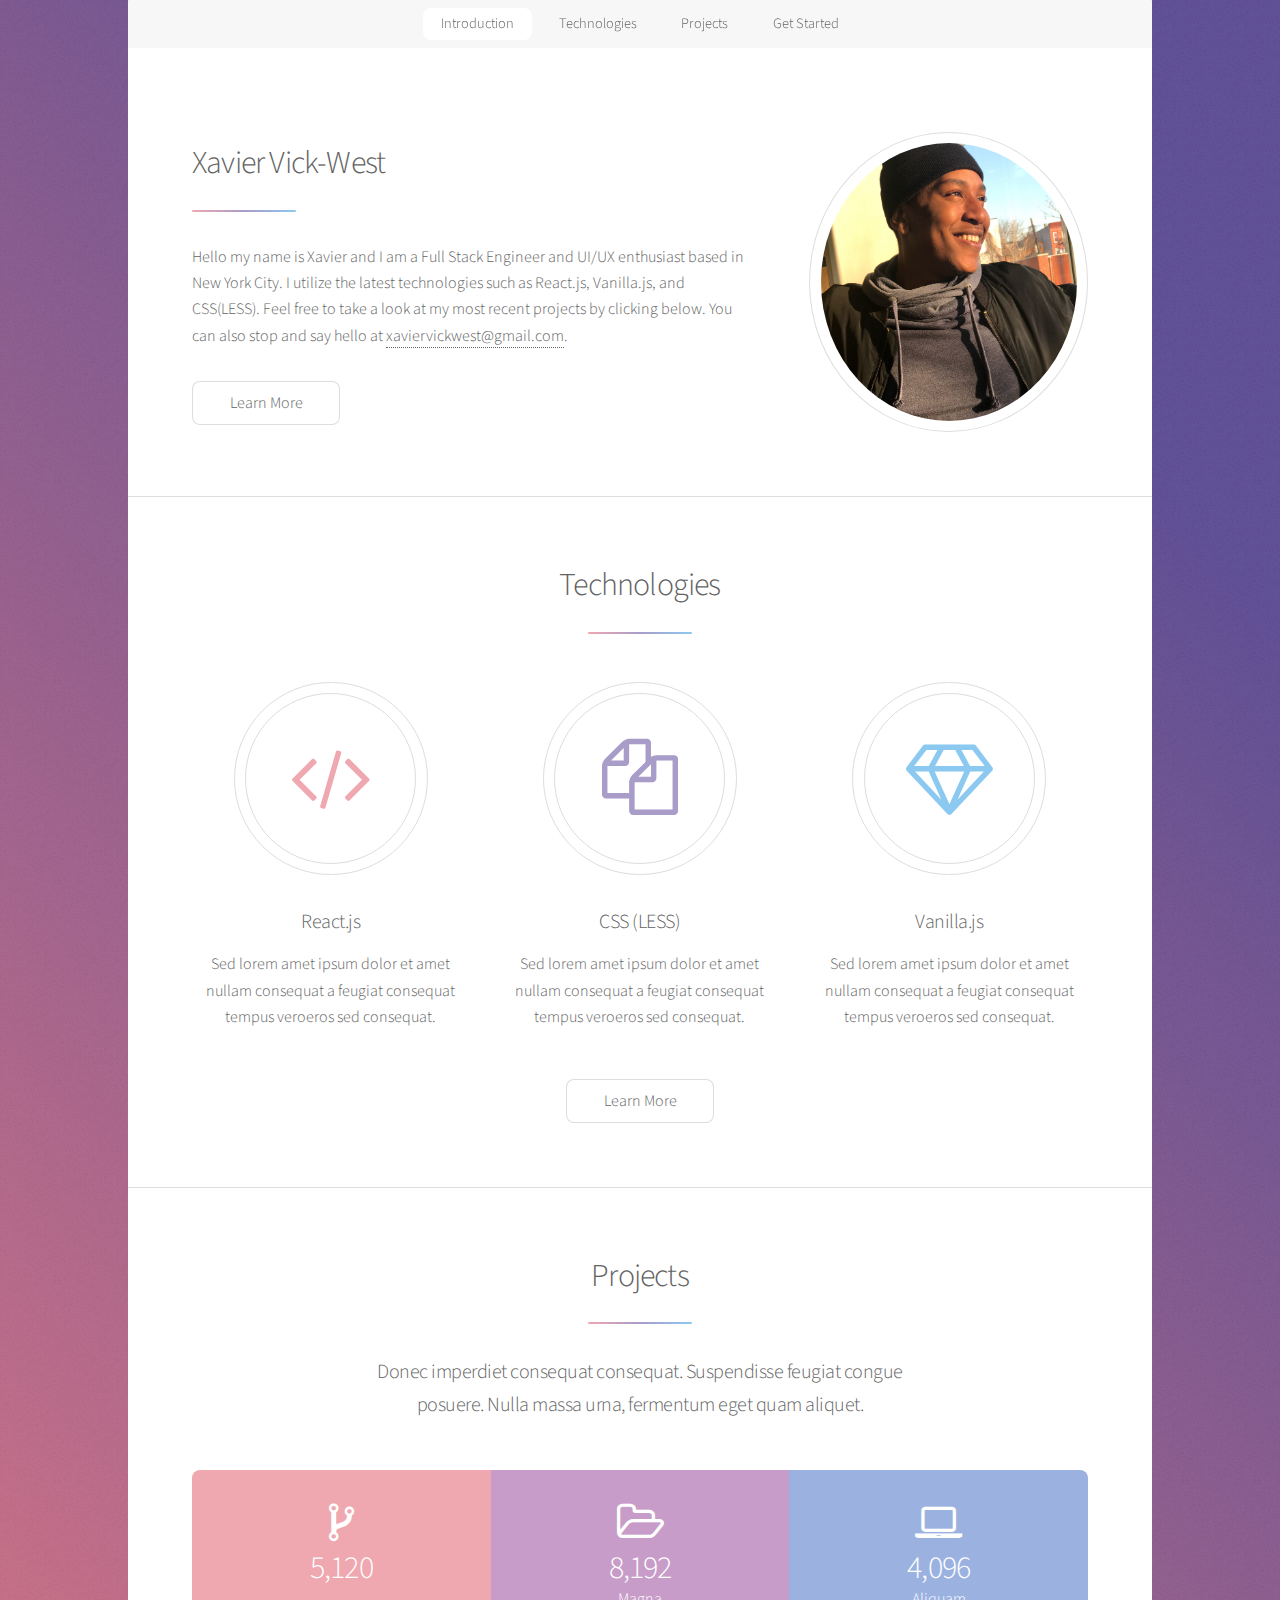
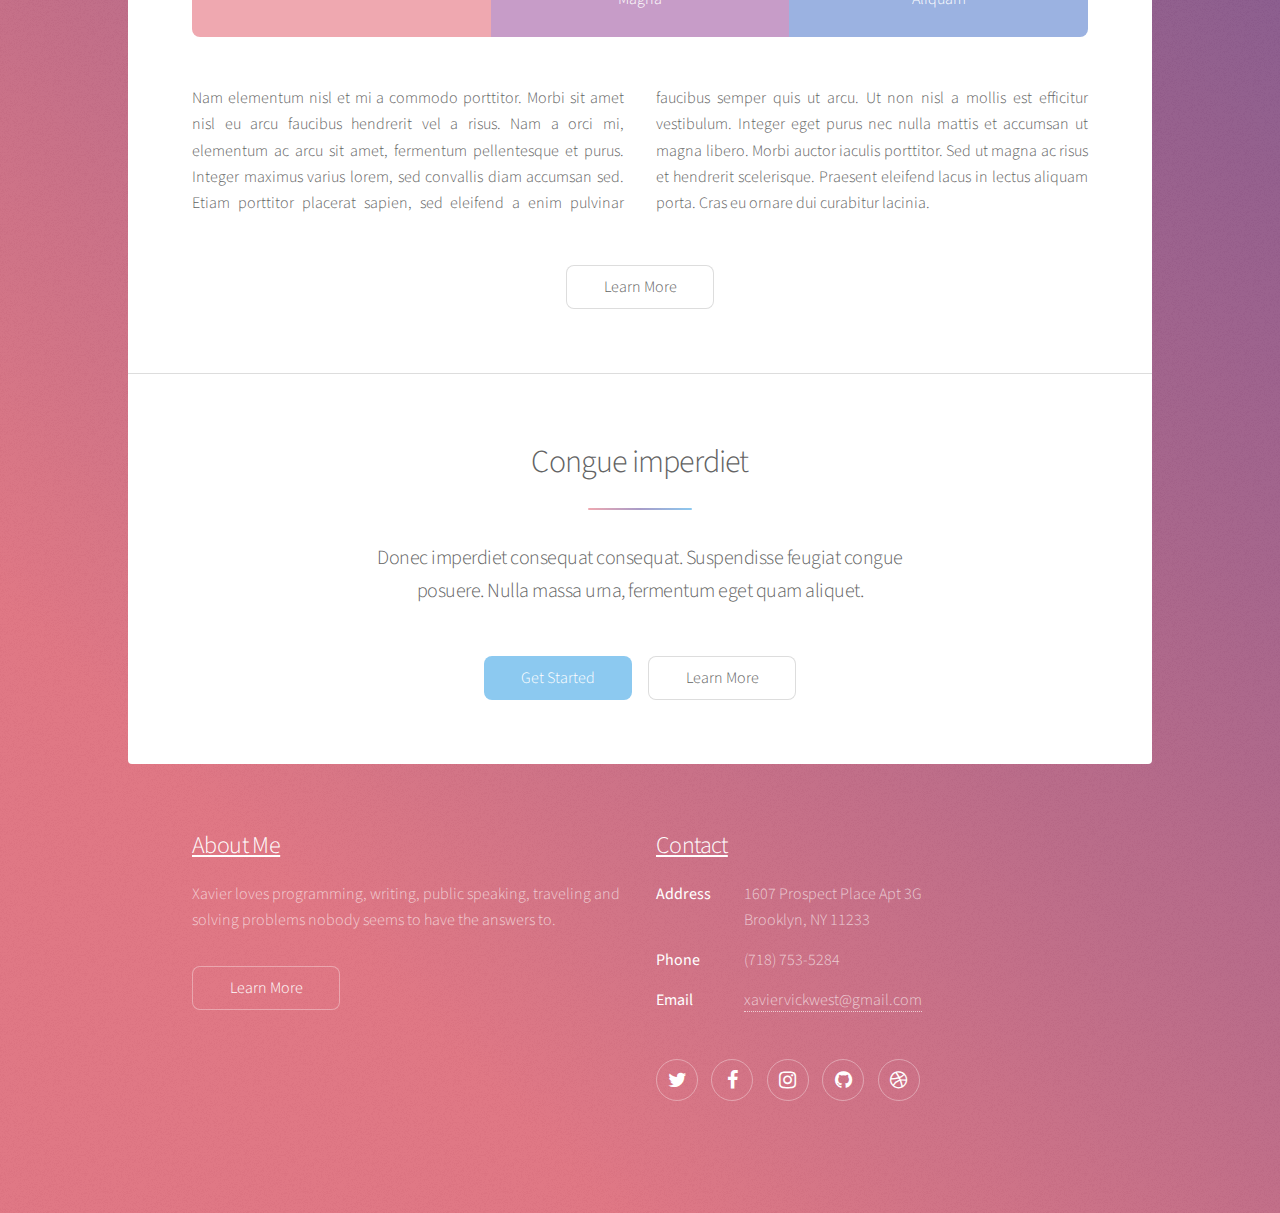
<file: index.html>
<!DOCTYPE HTML>
<!--
	Stellar by HTML5 UP
	html5up.net | @ajlkn
	Free for personal and commercial use under the CCA 3.0 license (html5up.net/license)
-->
<html>
	<head>
		<title>Xavier Vick-West</title>
		<meta charset="utf-8" />
		<meta name="viewport" content="width=device-width, initial-scale=1, user-scalable=no" />
		<link rel="stylesheet" href="assets/css/main.css" />
		<noscript><link rel="stylesheet" href="assets/css/noscript.css" /></noscript>
		<link rel="stylesheet" href="https://use.fontawesome.com/releases/v5.7.2/css/all.css" integrity="sha384-fnmOCqbTlWIlj8LyTjo7mOUStjsKC4pOpQbqyi7RrhN7udi9RwhKkMHpvLbHG9Sr" crossorigin="anonymous">
	</head>
	<body class="is-preload">

		<!-- Wrapper -->
			<div id="wrapper">

				<!-- Header -->
				<!--	<header id="header" class="alt">
						<span class="logo"><img src="images/logo.svg" alt="" /></span>
						<h1>Stellar</h1>
						<p>Just another free, fully responsive site template<br />
						built by <a href="https://twitter.com/ajlkn">@ajlkn</a> for <a href="https://html5up.net">HTML5 UP</a>.</p>
					</header>
				-->
				<!-- Nav -->
					<nav id="nav">
						<ul>
							<li><a href="#intro" class="active">Introduction</a></li>
							<li><a href="#first">Technologies</a></li>
							<li><a href="#second">Projects</a></li>
							<li><a href="#cta">Get Started</a></li>
						</ul>
					</nav>

				<!-- Main -->
					<div id="main">

						<!-- Introduction -->
							<section id="intro" class="main">
								<div class="spotlight">
									<div class="content">
										<header class="major">
											<h2>Xavier Vick-West</h2>
										</header>
									<p>
									Hello my name is Xavier and I am a Full Stack Engineer and UI/UX enthusiast based in New York City.
									I utilize the latest technologies such as React.js, Vanilla.js, and CSS(LESS). Feel free to take a look at my most recent projects
									by clicking below. You can also stop and say hello at <span><a href="#">xaviervickwest@gmail.com</a></span>.
									</p>
										<ul class="actions">
											<li><a href="generic.html" class="button">Learn More</a></li>
										</ul>
									</div>
									<span class="image"><img src="images/me.jpg" alt="" /></span>
								</div>
							</section>

						<!-- First Section -->
							<section id="first" class="main special">
								<header class="major">
									<h2>Technologies</h2>
								</header>
								<ul class="features">
									<li>
										<span class="icon major style1 fa-code"></span>
										<h3>React.js</h3>
										<p>Sed lorem amet ipsum dolor et amet nullam consequat a feugiat consequat tempus veroeros sed consequat.</p>
									</li>
									<li>
										<span class="icon major style3 fa-copy"></span>
										<h3>CSS (LESS)</h3>
										<p>Sed lorem amet ipsum dolor et amet nullam consequat a feugiat consequat tempus veroeros sed consequat.</p>
									</li>
									<li>
										<span class="icon major style5 fa-diamond"></span>
										<h3>Vanilla.js</h3>
										<p>Sed lorem amet ipsum dolor et amet nullam consequat a feugiat consequat tempus veroeros sed consequat.</p>
									</li>
								</ul>
								<footer class="major">
									<ul class="actions special">
										<li><a href="generic.html" class="button">Learn More</a></li>
									</ul>
								</footer>
							</section>

						<!-- Second Section -->
							<section id="second" class="main special">
								<header class="major">
									<h2>Projects</h2>
									<p>Donec imperdiet consequat consequat. Suspendisse feugiat congue<br />
									posuere. Nulla massa urna, fermentum eget quam aliquet.</p>
								</header>
								<ul class="statistics">
									<li class="style1">
										<span class="icon fa-code-fork"></span>
										<strong>5,120</strong>
									</li>
									<li class="style2">
										<span class="icon fa-folder-open-o"></span>
										<strong>8,192</strong> Magna
									</li>
									<li class="style4">
										<span class="icon fa-laptop"></span>
										<strong>4,096</strong> Aliquam
									</li>

								</ul>
								<p class="content">Nam elementum nisl et mi a commodo porttitor. Morbi sit amet nisl eu arcu faucibus hendrerit vel a risus. Nam a orci mi, elementum ac arcu sit amet, fermentum pellentesque et purus. Integer maximus varius lorem, sed convallis diam accumsan sed. Etiam porttitor placerat sapien, sed eleifend a enim pulvinar faucibus semper quis ut arcu. Ut non nisl a mollis est efficitur vestibulum. Integer eget purus nec nulla mattis et accumsan ut magna libero. Morbi auctor iaculis porttitor. Sed ut magna ac risus et hendrerit scelerisque. Praesent eleifend lacus in lectus aliquam porta. Cras eu ornare dui curabitur lacinia.</p>
								<footer class="major">
									<ul class="actions special">
										<li><a href="generic.html" class="button">Learn More</a></li>
									</ul>
								</footer>
							</section>

						<!-- Get Started -->
							<section id="cta" class="main special">
								<header class="major">
									<h2>Congue imperdiet</h2>
									<p>Donec imperdiet consequat consequat. Suspendisse feugiat congue<br />
									posuere. Nulla massa urna, fermentum eget quam aliquet.</p>
								</header>
								<footer class="major">
									<ul class="actions special">
										<li><a href="generic.html" class="button primary">Get Started</a></li>
										<li><a href="generic.html" class="button">Learn More</a></li>
									</ul>
								</footer>
							</section>

					</div>

				<!-- Footer -->
					<footer id="footer">
						<section>
							<h2><u>About Me</u></h2>
							<p>
								Xavier loves programming, writing, public speaking,
								traveling and solving problems nobody seems to have the answers to.
							</p>
							<ul class="actions">
								<li><a href="generic.html" class="button">Learn More</a></li>
							</ul>
						</section>
						<section>
							<h2><u>Contact</u></h2>
							<dl class="alt">
								<dt>Address</dt>
								<dd>1607 Prospect Place Apt 3G <br> Brooklyn, NY 11233</dd>
								<dt>Phone</dt>
								<dd>(718) 753-5284</dd>
								<dt>Email</dt>
								<dd><a href="#">xaviervickwest@gmail.com</a></dd>
							</dl>
							<ul class="icons">
								<li><a href="#" class="icon fa-twitter alt"><span class="label">Twitter</span></a></li>
								<li><a href="#" class="icon fa-facebook alt"><span class="label">Facebook</span></a></li>
								<li><a href="#" class="icon fa-instagram alt"><span class="label">Instagram</span></a></li>
								<li><a href="#" class="icon fa-github alt"><span class="label">GitHub</span></a></li>
								<li><a href="#" class="icon fa-dribbble alt"><span class="label">Dribbble</span></a></li>
							</ul>
						</section>
					</footer>

			</div>

		<!-- Scripts -->
			<script src="assets/js/jquery.min.js"></script>
			<script src="assets/js/jquery.scrollex.min.js"></script>
			<script src="assets/js/jquery.scrolly.min.js"></script>
			<script src="assets/js/browser.min.js"></script>
			<script src="assets/js/breakpoints.min.js"></script>
			<script src="assets/js/util.js"></script>
			<script src="assets/js/main.js"></script>

	</body>
</html>
</file>
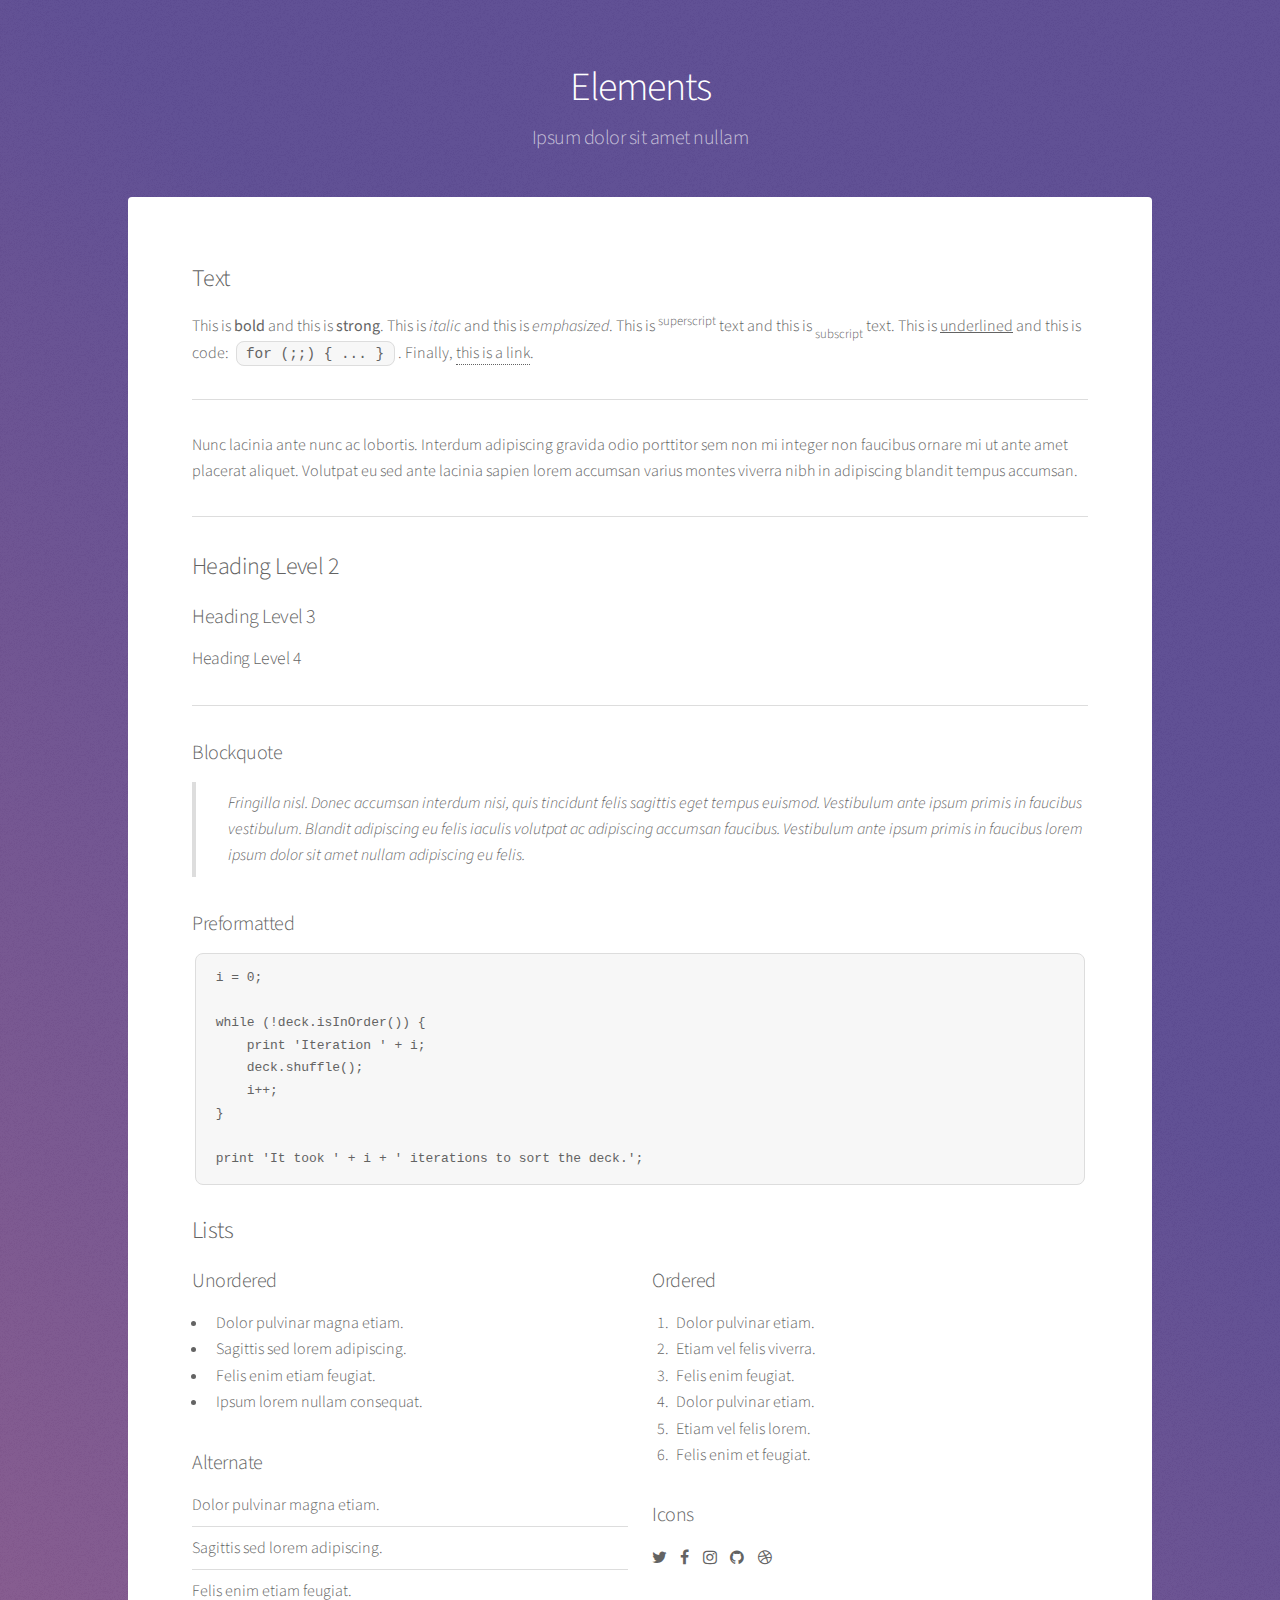
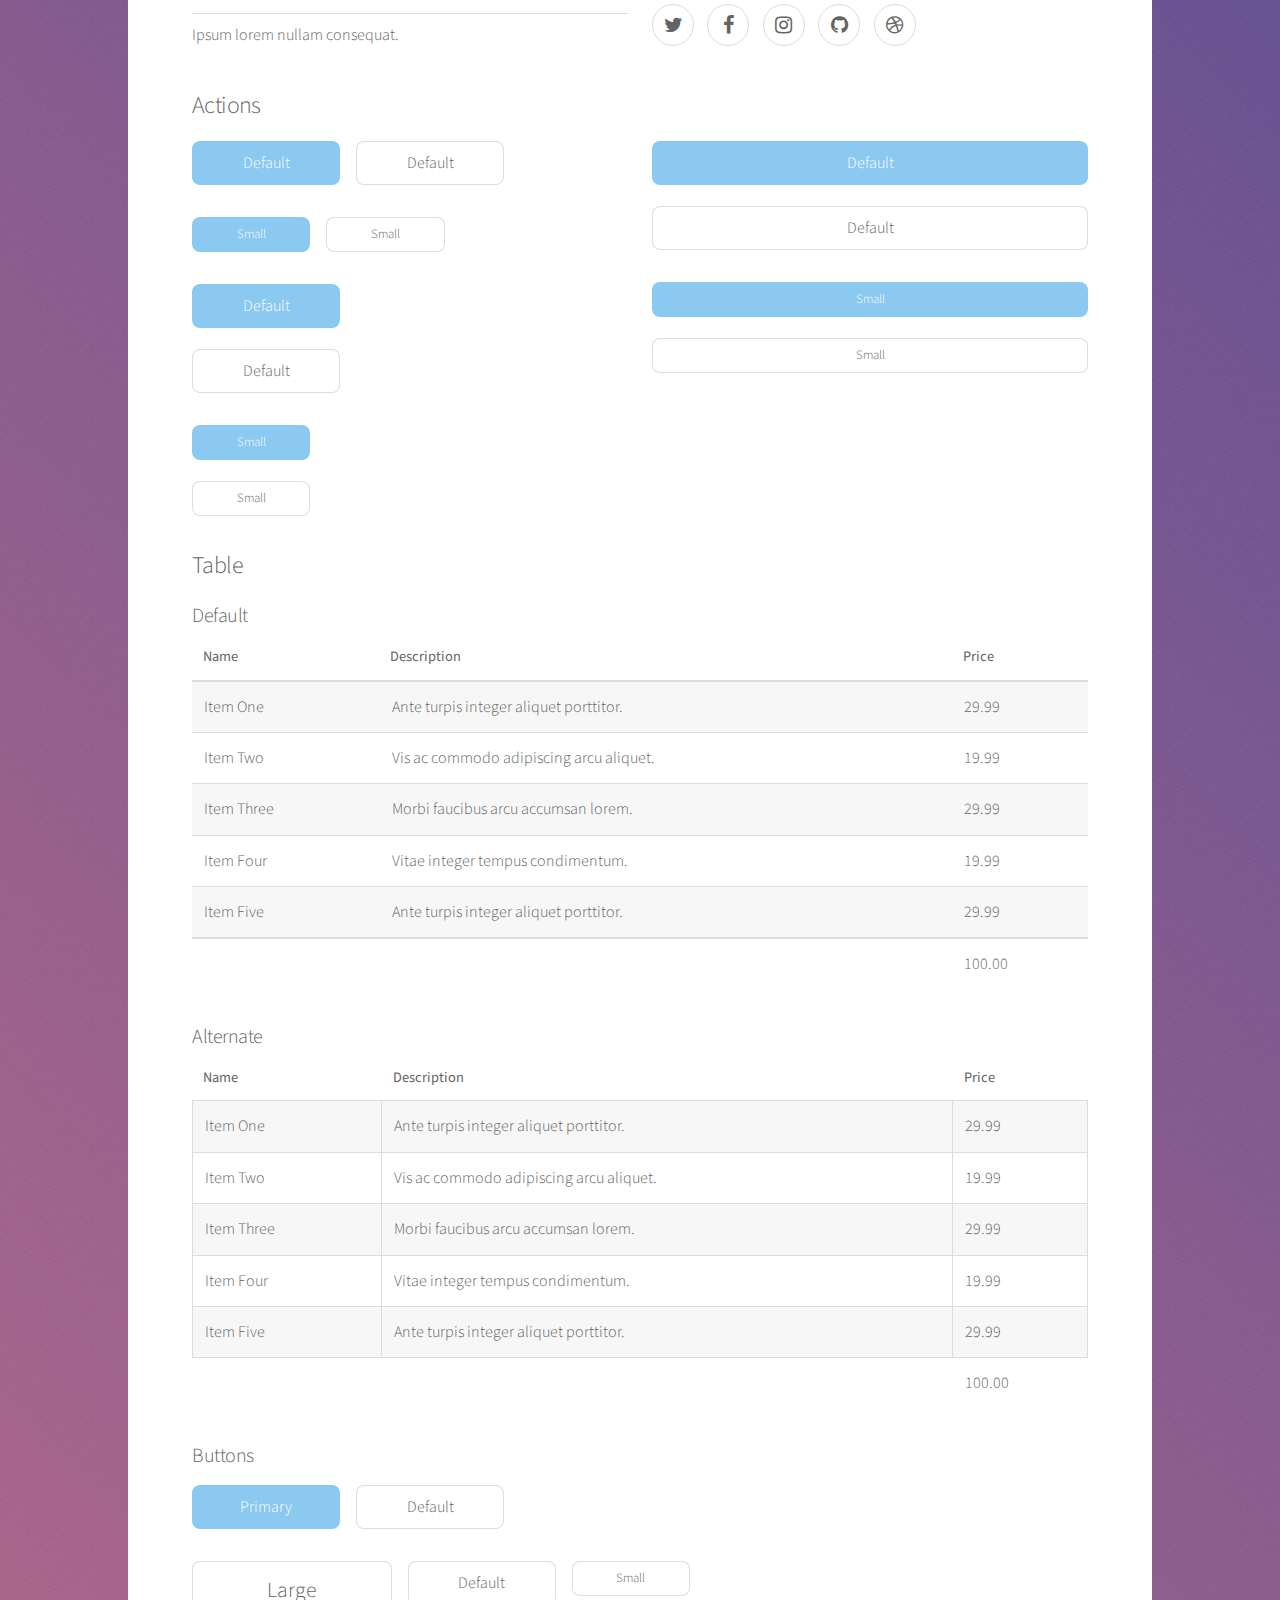
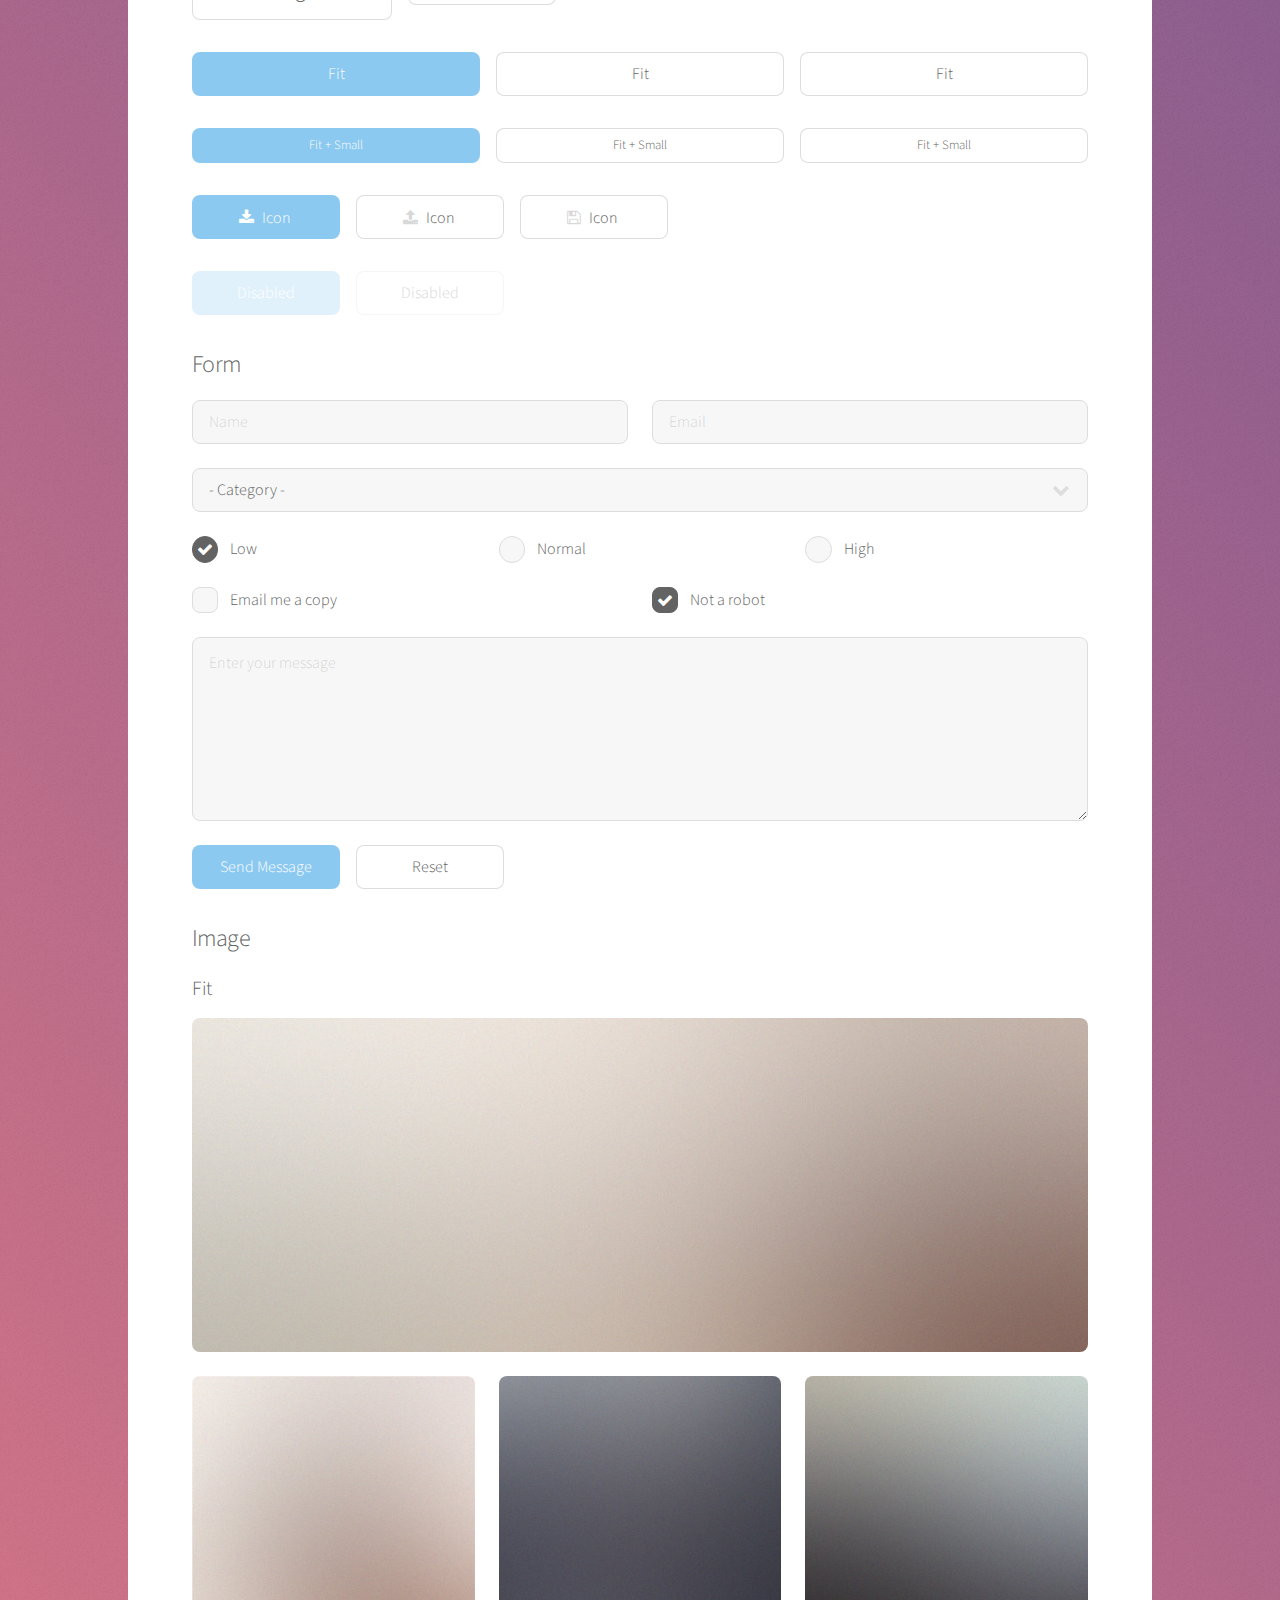
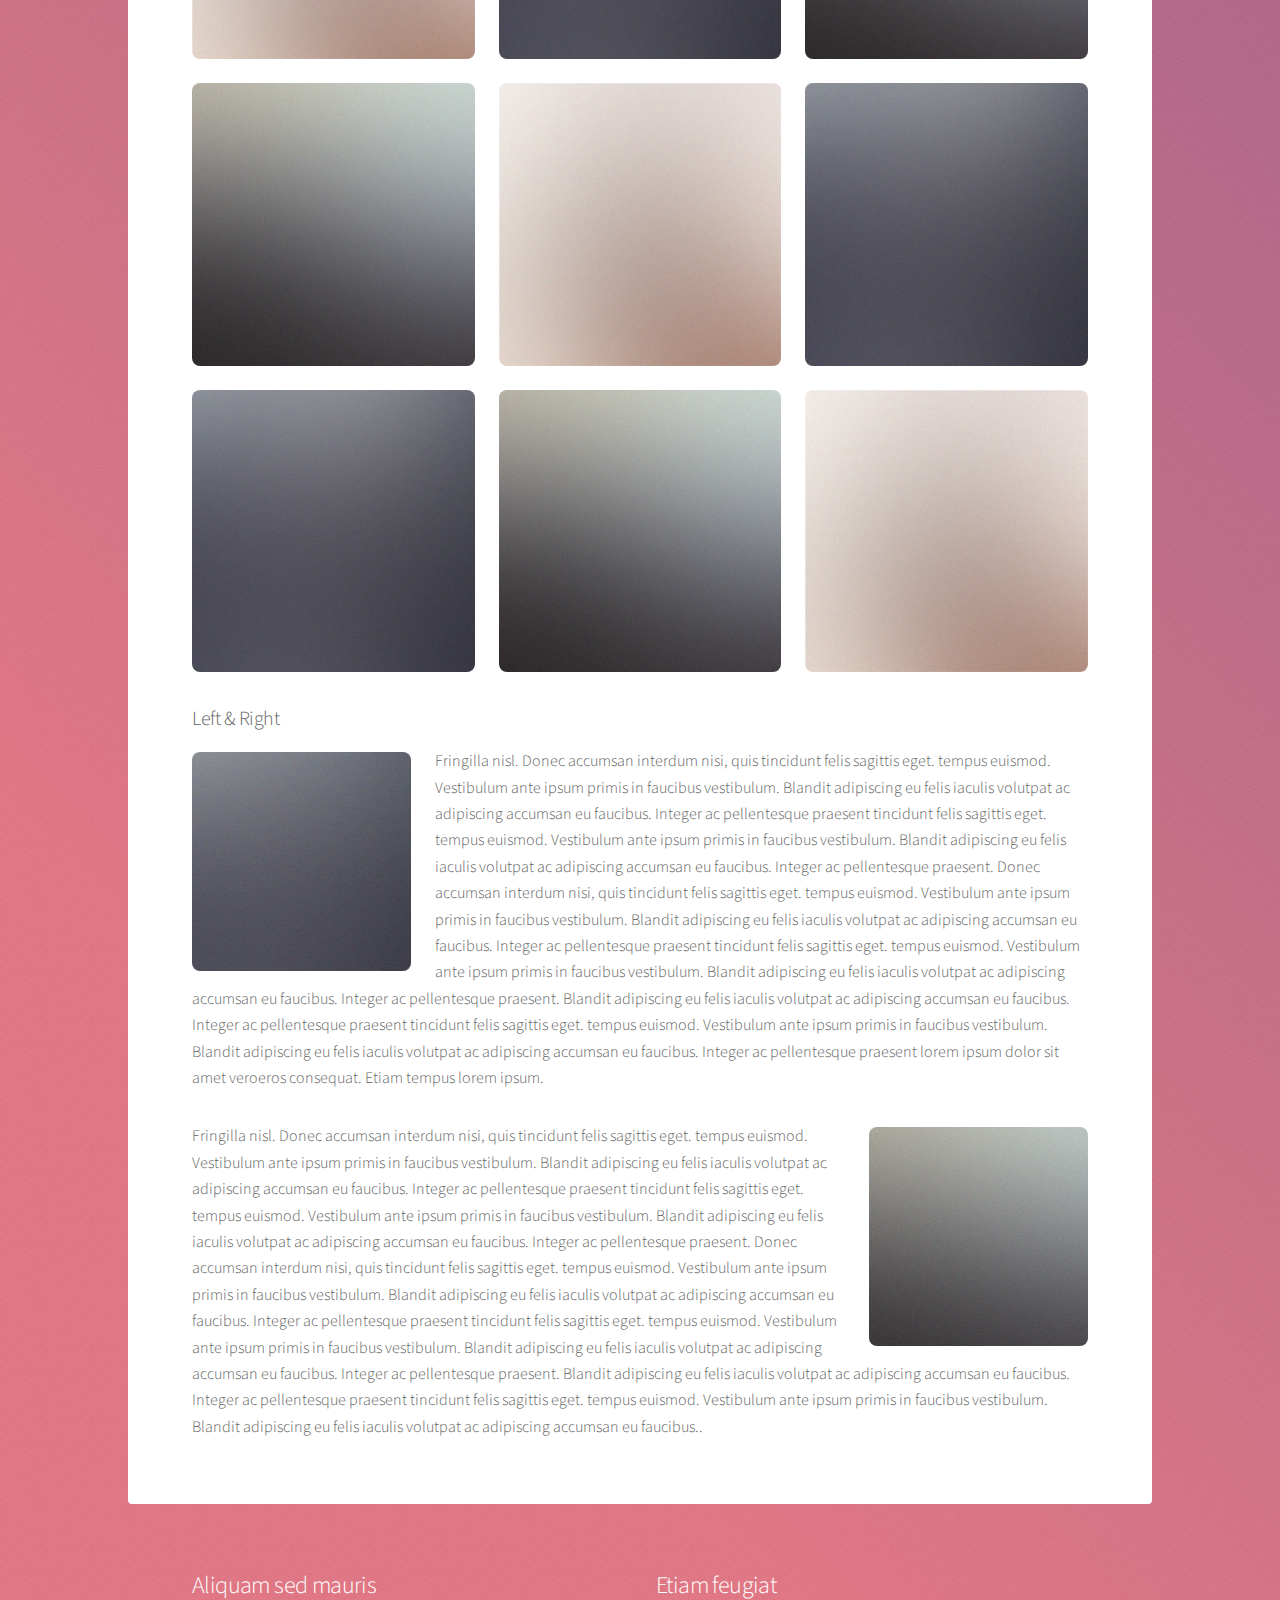
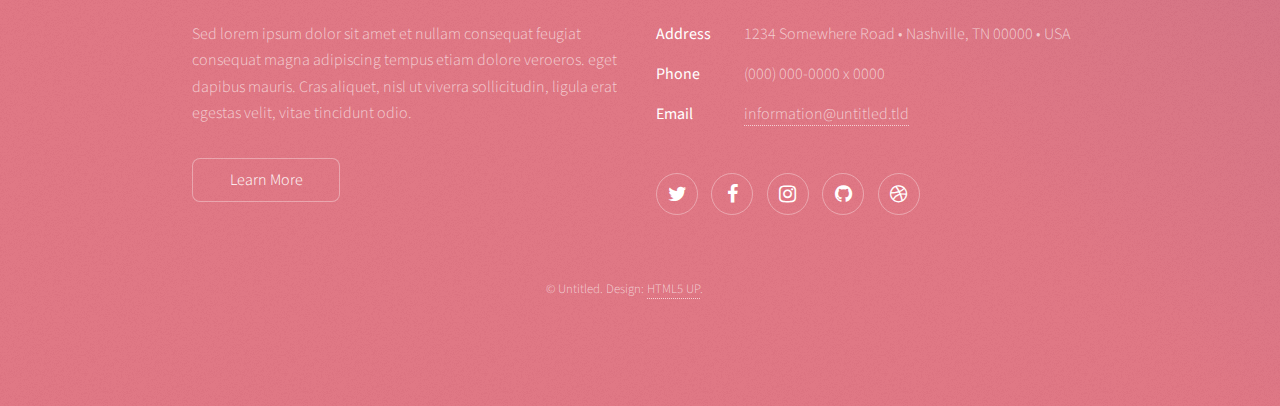
<file: elements.html>
<!DOCTYPE HTML>
<!--
	Stellar by HTML5 UP
	html5up.net | @ajlkn
	Free for personal and commercial use under the CCA 3.0 license (html5up.net/license)
-->
<html>
	<head>
		<title>Elements - Stellar by HTML5 UP</title>
		<meta charset="utf-8" />
		<meta name="viewport" content="width=device-width, initial-scale=1, user-scalable=no" />
		<link rel="stylesheet" href="assets/css/main.css" />
		<noscript><link rel="stylesheet" href="assets/css/noscript.css" /></noscript>
	</head>
	<body class="is-preload">

		<!-- Wrapper -->
			<div id="wrapper">

				<!-- Header -->
					<header id="header">
						<h1>Elements</h1>
						<p>Ipsum dolor sit amet nullam</p>
					</header>

				<!-- Main -->
					<div id="main">

						<!-- Content -->
							<section id="content" class="main">

								<!-- Text -->
									<section>
										<h2>Text</h2>
										<p>This is <b>bold</b> and this is <strong>strong</strong>. This is <i>italic</i> and this is <em>emphasized</em>.
										This is <sup>superscript</sup> text and this is <sub>subscript</sub> text.
										This is <u>underlined</u> and this is code: <code>for (;;) { ... }</code>. Finally, <a href="#">this is a link</a>.</p>
										<hr />
										<p>Nunc lacinia ante nunc ac lobortis. Interdum adipiscing gravida odio porttitor sem non mi integer non faucibus ornare mi ut ante amet placerat aliquet. Volutpat eu sed ante lacinia sapien lorem accumsan varius montes viverra nibh in adipiscing blandit tempus accumsan.</p>
										<hr />
										<h2>Heading Level 2</h2>
										<h3>Heading Level 3</h3>
										<h4>Heading Level 4</h4>
										<hr />
										<h3>Blockquote</h3>
										<blockquote>Fringilla nisl. Donec accumsan interdum nisi, quis tincidunt felis sagittis eget tempus euismod. Vestibulum ante ipsum primis in faucibus vestibulum. Blandit adipiscing eu felis iaculis volutpat ac adipiscing accumsan faucibus. Vestibulum ante ipsum primis in faucibus lorem ipsum dolor sit amet nullam adipiscing eu felis.</blockquote>
										<h3>Preformatted</h3>
										<pre><code>i = 0;

while (!deck.isInOrder()) {
    print 'Iteration ' + i;
    deck.shuffle();
    i++;
}

print 'It took ' + i + ' iterations to sort the deck.';</code></pre>
									</section>

								<!-- Lists -->
									<section>
										<h2>Lists</h2>
										<div class="row">
											<div class="col-6 col-12-medium">
												<h3>Unordered</h3>
												<ul>
													<li>Dolor pulvinar magna etiam.</li>
													<li>Sagittis sed lorem adipiscing.</li>
													<li>Felis enim etiam feugiat.</li>
													<li>Ipsum lorem nullam consequat.</li>
												</ul>
												<h3>Alternate</h3>
												<ul class="alt">
													<li>Dolor pulvinar magna etiam.</li>
													<li>Sagittis sed lorem adipiscing.</li>
													<li>Felis enim etiam feugiat.</li>
													<li>Ipsum lorem nullam consequat.</li>
												</ul>
											</div>
											<div class="col-6 col-12-medium">
												<h3>Ordered</h3>
												<ol>
													<li>Dolor pulvinar etiam.</li>
													<li>Etiam vel felis viverra.</li>
													<li>Felis enim feugiat.</li>
													<li>Dolor pulvinar etiam.</li>
													<li>Etiam vel felis lorem.</li>
													<li>Felis enim et feugiat.</li>
												</ol>
												<h3>Icons</h3>
												<ul class="icons">
													<li><a href="#" class="icon fa-twitter"><span class="label">Twitter</span></a></li>
													<li><a href="#" class="icon fa-facebook"><span class="label">Facebook</span></a></li>
													<li><a href="#" class="icon fa-instagram"><span class="label">Instagram</span></a></li>
													<li><a href="#" class="icon fa-github"><span class="label">GitHub</span></a></li>
													<li><a href="#" class="icon fa-dribbble"><span class="label">Dribbble</span></a></li>
												</ul>
												<ul class="icons">
													<li><a href="#" class="icon alt fa-twitter"><span class="label">Twitter</span></a></li>
													<li><a href="#" class="icon alt fa-facebook"><span class="label">Facebook</span></a></li>
													<li><a href="#" class="icon alt fa-instagram"><span class="label">Instagram</span></a></li>
													<li><a href="#" class="icon alt fa-github"><span class="label">GitHub</span></a></li>
													<li><a href="#" class="icon alt fa-dribbble"><span class="label">Dribbble</span></a></li>
												</ul>
											</div>
										</div>
										<h2>Actions</h2>
										<div class="row">
											<div class="col-6 col-12-medium">
												<ul class="actions">
													<li><a href="#" class="button primary">Default</a></li>
													<li><a href="#" class="button">Default</a></li>
												</ul>
												<ul class="actions small">
													<li><a href="#" class="button primary small">Small</a></li>
													<li><a href="#" class="button small">Small</a></li>
												</ul>
												<ul class="actions stacked">
													<li><a href="#" class="button primary">Default</a></li>
													<li><a href="#" class="button">Default</a></li>
												</ul>
												<ul class="actions stacked">
													<li><a href="#" class="button primary small">Small</a></li>
													<li><a href="#" class="button small">Small</a></li>
												</ul>
											</div>
											<div class="col-6 col-12-medium">
												<ul class="actions stacked">
													<li><a href="#" class="button primary fit">Default</a></li>
													<li><a href="#" class="button fit">Default</a></li>
												</ul>
												<ul class="actions stacked">
													<li><a href="#" class="button primary small fit">Small</a></li>
													<li><a href="#" class="button small fit">Small</a></li>
												</ul>
											</div>
										</div>
									</section>

								<!-- Table -->
									<section>
										<h2>Table</h2>
										<h3>Default</h3>
										<div class="table-wrapper">
											<table>
												<thead>
													<tr>
														<th>Name</th>
														<th>Description</th>
														<th>Price</th>
													</tr>
												</thead>
												<tbody>
													<tr>
														<td>Item One</td>
														<td>Ante turpis integer aliquet porttitor.</td>
														<td>29.99</td>
													</tr>
													<tr>
														<td>Item Two</td>
														<td>Vis ac commodo adipiscing arcu aliquet.</td>
														<td>19.99</td>
													</tr>
													<tr>
														<td>Item Three</td>
														<td> Morbi faucibus arcu accumsan lorem.</td>
														<td>29.99</td>
													</tr>
													<tr>
														<td>Item Four</td>
														<td>Vitae integer tempus condimentum.</td>
														<td>19.99</td>
													</tr>
													<tr>
														<td>Item Five</td>
														<td>Ante turpis integer aliquet porttitor.</td>
														<td>29.99</td>
													</tr>
												</tbody>
												<tfoot>
													<tr>
														<td colspan="2"></td>
														<td>100.00</td>
													</tr>
												</tfoot>
											</table>
										</div>

										<h3>Alternate</h3>
										<div class="table-wrapper">
											<table class="alt">
												<thead>
													<tr>
														<th>Name</th>
														<th>Description</th>
														<th>Price</th>
													</tr>
												</thead>
												<tbody>
													<tr>
														<td>Item One</td>
														<td>Ante turpis integer aliquet porttitor.</td>
														<td>29.99</td>
													</tr>
													<tr>
														<td>Item Two</td>
														<td>Vis ac commodo adipiscing arcu aliquet.</td>
														<td>19.99</td>
													</tr>
													<tr>
														<td>Item Three</td>
														<td> Morbi faucibus arcu accumsan lorem.</td>
														<td>29.99</td>
													</tr>
													<tr>
														<td>Item Four</td>
														<td>Vitae integer tempus condimentum.</td>
														<td>19.99</td>
													</tr>
													<tr>
														<td>Item Five</td>
														<td>Ante turpis integer aliquet porttitor.</td>
														<td>29.99</td>
													</tr>
												</tbody>
												<tfoot>
													<tr>
														<td colspan="2"></td>
														<td>100.00</td>
													</tr>
												</tfoot>
											</table>
										</div>
									</section>

								<!-- Buttons -->
									<section>
										<h3>Buttons</h3>
										<ul class="actions">
											<li><a href="#" class="button primary">Primary</a></li>
											<li><a href="#" class="button">Default</a></li>
										</ul>
										<ul class="actions">
											<li><a href="#" class="button large">Large</a></li>
											<li><a href="#" class="button">Default</a></li>
											<li><a href="#" class="button small">Small</a></li>
										</ul>
										<ul class="actions fit">
											<li><a href="#" class="button primary fit">Fit</a></li>
											<li><a href="#" class="button fit">Fit</a></li>
											<li><a href="#" class="button fit">Fit</a></li>
										</ul>
										<ul class="actions fit small">
											<li><a href="#" class="button primary fit small">Fit + Small</a></li>
											<li><a href="#" class="button fit small">Fit + Small</a></li>
											<li><a href="#" class="button fit small">Fit + Small</a></li>
										</ul>
										<ul class="actions">
											<li><a href="#" class="button primary icon fa-download">Icon</a></li>
											<li><a href="#" class="button icon fa-upload">Icon</a></li>
											<li><a href="#" class="button icon fa-save">Icon</a></li>
										</ul>
										<ul class="actions">
											<li><span class="button primary disabled">Disabled</span></li>
											<li><span class="button disabled">Disabled</span></li>
										</ul>
									</section>

								<!-- Form -->
									<section>
										<h2>Form</h2>
										<form method="post" action="#">
											<div class="row gtr-uniform">
												<div class="col-6 col-12-xsmall">
													<input type="text" name="demo-name" id="demo-name" value="" placeholder="Name" />
												</div>
												<div class="col-6 col-12-xsmall">
													<input type="email" name="demo-email" id="demo-email" value="" placeholder="Email" />
												</div>
												<div class="col-12">
													<select name="demo-category" id="demo-category">
														<option value="">- Category -</option>
														<option value="1">Manufacturing</option>
														<option value="1">Shipping</option>
														<option value="1">Administration</option>
														<option value="1">Human Resources</option>
													</select>
												</div>
												<div class="col-4 col-12-small">
													<input type="radio" id="demo-priority-low" name="demo-priority" checked>
													<label for="demo-priority-low">Low</label>
												</div>
												<div class="col-4 col-12-small">
													<input type="radio" id="demo-priority-normal" name="demo-priority">
													<label for="demo-priority-normal">Normal</label>
												</div>
												<div class="col-4 col-12-small">
													<input type="radio" id="demo-priority-high" name="demo-priority">
													<label for="demo-priority-high">High</label>
												</div>
												<div class="col-6 col-12-small">
													<input type="checkbox" id="demo-copy" name="demo-copy">
													<label for="demo-copy">Email me a copy</label>
												</div>
												<div class="col-6 col-12-small">
													<input type="checkbox" id="demo-human" name="demo-human" checked>
													<label for="demo-human">Not a robot</label>
												</div>
												<div class="col-12">
													<textarea name="demo-message" id="demo-message" placeholder="Enter your message" rows="6"></textarea>
												</div>
												<div class="col-12">
													<ul class="actions">
														<li><input type="submit" value="Send Message" class="primary" /></li>
														<li><input type="reset" value="Reset" /></li>
													</ul>
												</div>
											</div>
										</form>
									</section>

								<!-- Image -->
									<section>
										<h2>Image</h2>
										<h3>Fit</h3>
										<div class="box alt">
											<div class="row gtr-uniform">
												<div class="col-12"><span class="image fit"><img src="images/pic04.jpg" alt="" /></span></div>
												<div class="col-4"><span class="image fit"><img src="images/pic01.jpg" alt="" /></span></div>
												<div class="col-4"><span class="image fit"><img src="images/pic02.jpg" alt="" /></span></div>
												<div class="col-4"><span class="image fit"><img src="images/pic03.jpg" alt="" /></span></div>
												<div class="col-4"><span class="image fit"><img src="images/pic03.jpg" alt="" /></span></div>
												<div class="col-4"><span class="image fit"><img src="images/pic01.jpg" alt="" /></span></div>
												<div class="col-4"><span class="image fit"><img src="images/pic02.jpg" alt="" /></span></div>
												<div class="col-4"><span class="image fit"><img src="images/pic02.jpg" alt="" /></span></div>
												<div class="col-4"><span class="image fit"><img src="images/pic03.jpg" alt="" /></span></div>
												<div class="col-4"><span class="image fit"><img src="images/pic01.jpg" alt="" /></span></div>
											</div>
										</div>
										<h3>Left &amp; Right</h3>
										<p><span class="image left"><img src="images/pic05.jpg" alt="" /></span>Fringilla nisl. Donec accumsan interdum nisi, quis tincidunt felis sagittis eget. tempus euismod. Vestibulum ante ipsum primis in faucibus vestibulum. Blandit adipiscing eu felis iaculis volutpat ac adipiscing accumsan eu faucibus. Integer ac pellentesque praesent tincidunt felis sagittis eget. tempus euismod. Vestibulum ante ipsum primis in faucibus vestibulum. Blandit adipiscing eu felis iaculis volutpat ac adipiscing accumsan eu faucibus. Integer ac pellentesque praesent. Donec accumsan interdum nisi, quis tincidunt felis sagittis eget. tempus euismod. Vestibulum ante ipsum primis in faucibus vestibulum. Blandit adipiscing eu felis iaculis volutpat ac adipiscing accumsan eu faucibus. Integer ac pellentesque praesent tincidunt felis sagittis eget. tempus euismod. Vestibulum ante ipsum primis in faucibus vestibulum. Blandit adipiscing eu felis iaculis volutpat ac adipiscing accumsan eu faucibus. Integer ac pellentesque praesent. Blandit adipiscing eu felis iaculis volutpat ac adipiscing accumsan eu faucibus. Integer ac pellentesque praesent tincidunt felis sagittis eget. tempus euismod. Vestibulum ante ipsum primis in faucibus vestibulum. Blandit adipiscing eu felis iaculis volutpat ac adipiscing accumsan eu faucibus. Integer ac pellentesque praesent lorem ipsum dolor sit amet veroeros consequat. Etiam tempus lorem ipsum.</p>
										<p><span class="image right"><img src="images/pic06.jpg" alt="" /></span>Fringilla nisl. Donec accumsan interdum nisi, quis tincidunt felis sagittis eget. tempus euismod. Vestibulum ante ipsum primis in faucibus vestibulum. Blandit adipiscing eu felis iaculis volutpat ac adipiscing accumsan eu faucibus. Integer ac pellentesque praesent tincidunt felis sagittis eget. tempus euismod. Vestibulum ante ipsum primis in faucibus vestibulum. Blandit adipiscing eu felis iaculis volutpat ac adipiscing accumsan eu faucibus. Integer ac pellentesque praesent. Donec accumsan interdum nisi, quis tincidunt felis sagittis eget. tempus euismod. Vestibulum ante ipsum primis in faucibus vestibulum. Blandit adipiscing eu felis iaculis volutpat ac adipiscing accumsan eu faucibus. Integer ac pellentesque praesent tincidunt felis sagittis eget. tempus euismod. Vestibulum ante ipsum primis in faucibus vestibulum. Blandit adipiscing eu felis iaculis volutpat ac adipiscing accumsan eu faucibus. Integer ac pellentesque praesent. Blandit adipiscing eu felis iaculis volutpat ac adipiscing accumsan eu faucibus. Integer ac pellentesque praesent tincidunt felis sagittis eget. tempus euismod. Vestibulum ante ipsum primis in faucibus vestibulum. Blandit adipiscing eu felis iaculis volutpat ac adipiscing accumsan eu faucibus..</p>
									</section>

							</section>

					</div>

				<!-- Footer -->
					<footer id="footer">
						<section>
							<h2>Aliquam sed mauris</h2>
							<p>Sed lorem ipsum dolor sit amet et nullam consequat feugiat consequat magna adipiscing tempus etiam dolore veroeros. eget dapibus mauris. Cras aliquet, nisl ut viverra sollicitudin, ligula erat egestas velit, vitae tincidunt odio.</p>
							<ul class="actions">
								<li><a href="#" class="button">Learn More</a></li>
							</ul>
						</section>
						<section>
							<h2>Etiam feugiat</h2>
							<dl class="alt">
								<dt>Address</dt>
								<dd>1234 Somewhere Road &bull; Nashville, TN 00000 &bull; USA</dd>
								<dt>Phone</dt>
								<dd>(000) 000-0000 x 0000</dd>
								<dt>Email</dt>
								<dd><a href="#">information@untitled.tld</a></dd>
							</dl>
							<ul class="icons">
								<li><a href="#" class="icon fa-twitter alt"><span class="label">Twitter</span></a></li>
								<li><a href="#" class="icon fa-facebook alt"><span class="label">Facebook</span></a></li>
								<li><a href="#" class="icon fa-instagram alt"><span class="label">Instagram</span></a></li>
								<li><a href="#" class="icon fa-github alt"><span class="label">GitHub</span></a></li>
								<li><a href="#" class="icon fa-dribbble alt"><span class="label">Dribbble</span></a></li>
							</ul>
						</section>
						<p class="copyright">&copy; Untitled. Design: <a href="https://html5up.net">HTML5 UP</a>.</p>
					</footer>

			</div>

		<!-- Scripts -->
			<script src="assets/js/jquery.min.js"></script>
			<script src="assets/js/jquery.scrollex.min.js"></script>
			<script src="assets/js/jquery.scrolly.min.js"></script>
			<script src="assets/js/browser.min.js"></script>
			<script src="assets/js/breakpoints.min.js"></script>
			<script src="assets/js/util.js"></script>
			<script src="assets/js/main.js"></script>

	</body>
</html>
</file>
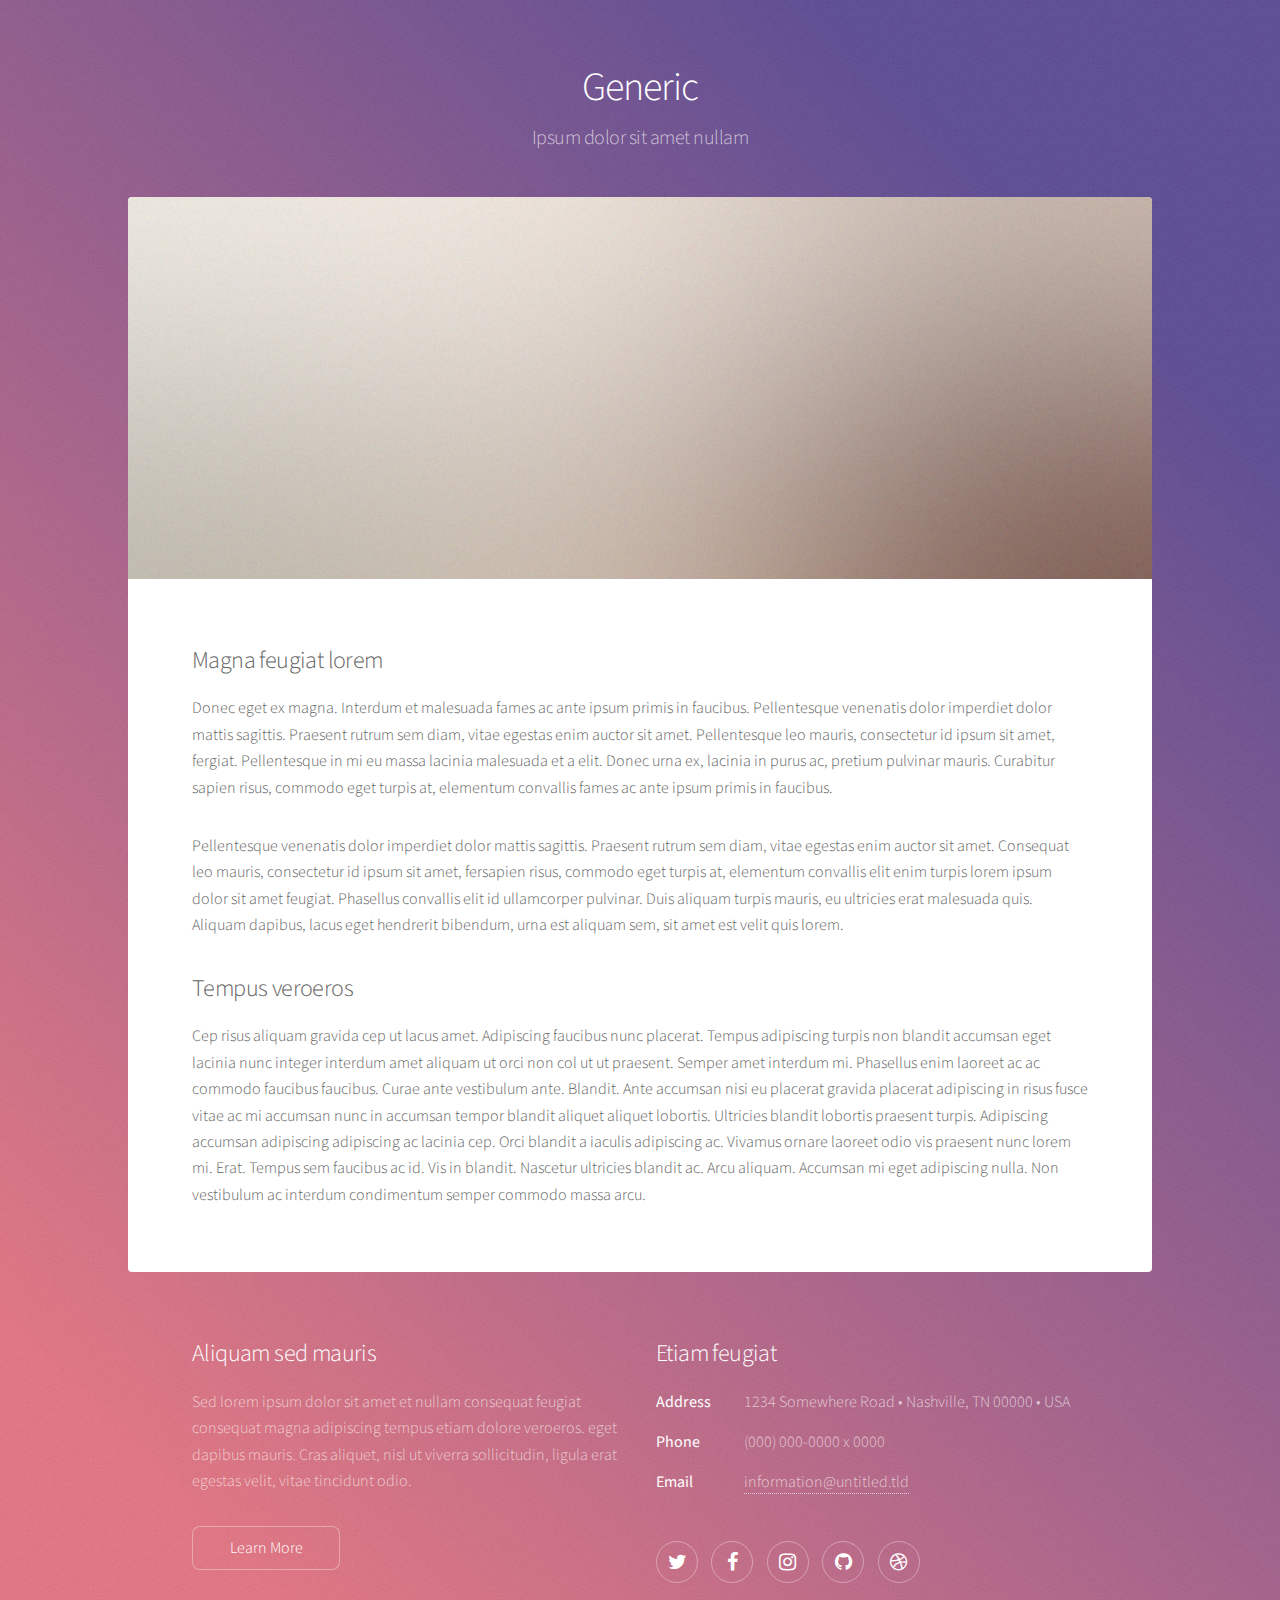
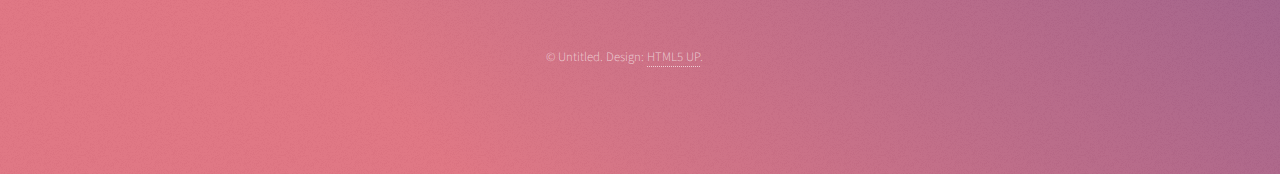
<file: generic.html>
<!DOCTYPE HTML>
<!--
	Stellar by HTML5 UP
	html5up.net | @ajlkn
	Free for personal and commercial use under the CCA 3.0 license (html5up.net/license)
-->
<html>
	<head>
		<title>Generic - Stellar by HTML5 UP</title>
		<meta charset="utf-8" />
		<meta name="viewport" content="width=device-width, initial-scale=1, user-scalable=no" />
		<link rel="stylesheet" href="assets/css/main.css" />
		<noscript><link rel="stylesheet" href="assets/css/noscript.css" /></noscript>
	</head>
	<body class="is-preload">

		<!-- Wrapper -->
			<div id="wrapper">

				<!-- Header -->
					<header id="header">
						<h1>Generic</h1>
						<p>Ipsum dolor sit amet nullam</p>
					</header>

				<!-- Main -->
					<div id="main">

						<!-- Content -->
							<section id="content" class="main">
								<span class="image main"><img src="images/pic04.jpg" alt="" /></span>
								<h2>Magna feugiat lorem</h2>
								<p>Donec eget ex magna. Interdum et malesuada fames ac ante ipsum primis in faucibus. Pellentesque venenatis dolor imperdiet dolor mattis sagittis. Praesent rutrum sem diam, vitae egestas enim auctor sit amet. Pellentesque leo mauris, consectetur id ipsum sit amet, fergiat. Pellentesque in mi eu massa lacinia malesuada et a elit. Donec urna ex, lacinia in purus ac, pretium pulvinar mauris. Curabitur sapien risus, commodo eget turpis at, elementum convallis fames ac ante ipsum primis in faucibus.</p>
								<p>Pellentesque venenatis dolor imperdiet dolor mattis sagittis. Praesent rutrum sem diam, vitae egestas enim auctor sit amet. Consequat leo mauris, consectetur id ipsum sit amet, fersapien risus, commodo eget turpis at, elementum convallis elit enim turpis lorem ipsum dolor sit amet feugiat. Phasellus convallis elit id ullamcorper pulvinar. Duis aliquam turpis mauris, eu ultricies erat malesuada quis. Aliquam dapibus, lacus eget hendrerit bibendum, urna est aliquam sem, sit amet est velit quis lorem.</p>
								<h2>Tempus veroeros</h2>
								<p>Cep risus aliquam gravida cep ut lacus amet. Adipiscing faucibus nunc placerat. Tempus adipiscing turpis non blandit accumsan eget lacinia nunc integer interdum amet aliquam ut orci non col ut ut praesent. Semper amet interdum mi. Phasellus enim laoreet ac ac commodo faucibus faucibus. Curae ante vestibulum ante. Blandit. Ante accumsan nisi eu placerat gravida placerat adipiscing in risus fusce vitae ac mi accumsan nunc in accumsan tempor blandit aliquet aliquet lobortis. Ultricies blandit lobortis praesent turpis. Adipiscing accumsan adipiscing adipiscing ac lacinia cep. Orci blandit a iaculis adipiscing ac. Vivamus ornare laoreet odio vis praesent nunc lorem mi. Erat. Tempus sem faucibus ac id. Vis in blandit. Nascetur ultricies blandit ac. Arcu aliquam. Accumsan mi eget adipiscing nulla. Non vestibulum ac interdum condimentum semper commodo massa arcu.</p>
							</section>

					</div>

				<!-- Footer -->
					<footer id="footer">
						<section>
							<h2>Aliquam sed mauris</h2>
							<p>Sed lorem ipsum dolor sit amet et nullam consequat feugiat consequat magna adipiscing tempus etiam dolore veroeros. eget dapibus mauris. Cras aliquet, nisl ut viverra sollicitudin, ligula erat egestas velit, vitae tincidunt odio.</p>
							<ul class="actions">
								<li><a href="#" class="button">Learn More</a></li>
							</ul>
						</section>
						<section>
							<h2>Etiam feugiat</h2>
							<dl class="alt">
								<dt>Address</dt>
								<dd>1234 Somewhere Road &bull; Nashville, TN 00000 &bull; USA</dd>
								<dt>Phone</dt>
								<dd>(000) 000-0000 x 0000</dd>
								<dt>Email</dt>
								<dd><a href="#">information@untitled.tld</a></dd>
							</dl>
							<ul class="icons">
								<li><a href="#" class="icon fa-twitter alt"><span class="label">Twitter</span></a></li>
								<li><a href="#" class="icon fa-facebook alt"><span class="label">Facebook</span></a></li>
								<li><a href="#" class="icon fa-instagram alt"><span class="label">Instagram</span></a></li>
								<li><a href="#" class="icon fa-github alt"><span class="label">GitHub</span></a></li>
								<li><a href="#" class="icon fa-dribbble alt"><span class="label">Dribbble</span></a></li>
							</ul>
						</section>
						<p class="copyright">&copy; Untitled. Design: <a href="https://html5up.net">HTML5 UP</a>.</p>
					</footer>

			</div>

		<!-- Scripts -->
			<script src="assets/js/jquery.min.js"></script>
			<script src="assets/js/jquery.scrollex.min.js"></script>
			<script src="assets/js/jquery.scrolly.min.js"></script>
			<script src="assets/js/browser.min.js"></script>
			<script src="assets/js/breakpoints.min.js"></script>
			<script src="assets/js/util.js"></script>
			<script src="assets/js/main.js"></script>

	</body>
</html>
</file>
<file: assets/css/noscript.css>
/*
	Stellar by HTML5 UP
	html5up.net | @ajlkn
	Free for personal and commercial use under the CCA 3.0 license (html5up.net/license)
*/

/* Header */

	body.is-preload #header.alt > * {
		opacity: 1;
	}

	body.is-preload #header.alt .logo {
		-moz-transform: none;
		-webkit-transform: none;
		-ms-transform: none;
		transform: none;
	}
</file>
<file: assets/css/main.css>
@import url(font-awesome.min.css);
@import "https://fonts.googleapis.com/css?family=Source+Sans+Pro:300,400";

/*
	Stellar by HTML5 UP
	html5up.net | @ajlkn
	Free for personal and commercial use under the CCA 3.0 license (html5up.net/license)
*/

html, body, div, span, applet, object,
iframe, h1, h2, h3, h4, h5, h6, p, blockquote,
pre, a, abbr, acronym, address, big, cite,
code, del, dfn, em, img, ins, kbd, q, s, samp,
small, strike, strong, sub, sup, tt, var, b,
u, i, center, dl, dt, dd, ol, ul, li, fieldset,
form, label, legend, table, caption, tbody,
tfoot, thead, tr, th, td, article, aside,
canvas, details, embed, figure, figcaption,
footer, header, hgroup, menu, nav, output, ruby,
section, summary, time, mark, audio, video {
	margin: 0;
	padding: 0;
	border: 0;
	font-size: 100%;
	font: inherit;
	vertical-align: baseline;}

article, aside, details, figcaption, figure,
footer, header, hgroup, menu, nav, section {
	display: block;}

body {
	line-height: 1;
}

ol, ul {
	list-style: none;
}

blockquote, q {
	quotes: none;
}

	blockquote:before, blockquote:after, q:before, q:after {
		content: '';
		content: none;
	}

table {
	border-collapse: collapse;
	border-spacing: 0;
}

body {
	-webkit-text-size-adjust: none;
}

mark {
	background-color: transparent;
	color: inherit;
}

input::-moz-focus-inner {
	border: 0;
	padding: 0;
}

input, select, textarea {
	-moz-appearance: none;
	-webkit-appearance: none;
	-ms-appearance: none;
	appearance: none;
}

/* Basic */

	@-ms-viewport {
		width: device-width;
	}

	body {
		-ms-overflow-style: scrollbar;
	}

	@media screen and (max-width: 480px) {

		html, body {
			min-width: 320px;
		}

	}

	html {
		box-sizing: border-box;
	}

	*, *:before, *:after {
		box-sizing: inherit;
	}

	body {
		background-color: #935d8c;
		background-image: url("images/overlay.png"), -moz-linear-gradient(45deg, #e37682 15%, #5f4d93 85%);
		background-image: url("images/overlay.png"), -webkit-linear-gradient(45deg, #e37682 15%, #5f4d93 85%);
		background-image: url("images/overlay.png"), -ms-linear-gradient(45deg, #e37682 15%, #5f4d93 85%);
		background-image: url("images/overlay.png"), linear-gradient(45deg, #e37682 15%, #5f4d93 85%);
	}

		body.is-preload *, body.is-preload *:before, body.is-preload *:after {
			-moz-animation: none !important;
			-webkit-animation: none !important;
			-ms-animation: none !important;
			animation: none !important;
			-moz-transition: none !important;
			-webkit-transition: none !important;
			-ms-transition: none !important;
			transition: none !important;
		}

/* Type */

	body {
		background-color: #935d8c;
		color: rgba(255, 255, 255, 0.65);
	}

	body, input, select, textarea {
		font-family: "Source Sans Pro", Helvetica, sans-serif;
		font-size: 17pt;
		font-weight: 300;
		line-height: 1.65;
	}

		@media screen and (max-width: 1680px) {

			body, input, select, textarea {
				font-size: 14pt;
			}

		}

		@media screen and (max-width: 1280px) {

			body, input, select, textarea {
				font-size: 12pt;
			}

		}

		@media screen and (max-width: 360px) {

			body, input, select, textarea {
				font-size: 11pt;
			}

		}

	a {
		-moz-transition: color 0.2s ease, border-bottom 0.2s ease;
		-webkit-transition: color 0.2s ease, border-bottom 0.2s ease;
		-ms-transition: color 0.2s ease, border-bottom 0.2s ease;
		transition: color 0.2s ease, border-bottom 0.2s ease;
		text-decoration: none;
		border-bottom: dotted 1px;
		color: inherit;
	}

		a:hover {
			border-bottom-color: transparent;
		}

	strong, b {
		font-weight: 400;
	}

	em, i {
		font-style: italic;
	}

	p {
		margin: 0 0 2em 0;
	}

		p.content {
			-moz-columns: 20em 2;
			-webkit-columns: 20em 2;
			-ms-columns: 20em 2;
			columns: 20em 2;
			-moz-column-gap: 2em;
			-webkit-column-gap: 2em;
			-ms-column-gap: 2em;
			column-gap: 2em;
			text-align: justify;
		}

	h1, h2, h3, h4, h5, h6 {
		font-weight: 300;
		line-height: 1.5;
		margin: 0 0 0.7em 0;
		letter-spacing: -0.025em;
	}

		h1 a, h2 a, h3 a, h4 a, h5 a, h6 a {
			color: inherit;
			text-decoration: none;
		}

	h1 {
		font-size: 2.5em;
		line-height: 1.2;
	}

	h2 {
		font-size: 1.5em;
	}

	h3 {
		font-size: 1.25em;
	}

	h4 {
		font-size: 1.1em;
	}

	h5 {
		font-size: 0.9em;
	}

	h6 {
		font-size: 0.7em;
	}

	@media screen and (max-width: 736px) {

		h1 {
			font-size: 2em;
		}

	}

	sub {
		font-size: 0.8em;
		position: relative;
		top: 0.5em;
	}

	sup {
		font-size: 0.8em;
		position: relative;
		top: -0.5em;
	}

	blockquote {
		border-left: solid 4px;
		font-style: italic;
		margin: 0 0 2em 0;
		padding: 0.5em 0 0.5em 2em;
	}

	code {
		border-radius: 8px;
		border: solid 1px;
		font-family: "Courier New", monospace;
		font-size: 0.9em;
		margin: 0 0.25em;
		padding: 0.25em 0.65em;
	}

	pre {
		-webkit-overflow-scrolling: touch;
		font-family: "Courier New", monospace;
		font-size: 0.9em;
		margin: 0 0 2em 0;
	}

		pre code {
			display: block;
			line-height: 1.75;
			padding: 1em 1.5em;
			overflow-x: auto;
		}

	hr {
		border: 0;
		border-bottom: solid 1px;
		margin: 2em 0;
	}

		hr.major {
			margin: 3em 0;
		}

	.align-left {
		text-align: left;
	}

	.align-center {
		text-align: center;
	}

	.align-right {
		text-align: right;
	}

	input, select, textarea {
		color: #ffffff;
	}

	a:hover {
		color: #ffffff;
	}

	strong, b {
		color: #ffffff;
	}

	h1, h2, h3, h4, h5, h6 {
		color: #ffffff;
	}

	blockquote {
		border-left-color: rgba(255, 255, 255, 0.35);
	}

	code {
		background: rgba(255, 255, 255, 0.075);
		border-color: rgba(255, 255, 255, 0.35);
	}

	hr {
		border-bottom-color: rgba(255, 255, 255, 0.35);
	}

/* Row */

	.row {
		display: flex;
		flex-wrap: wrap;
		box-sizing: border-box;
		align-items: stretch;
	}

		.row > * {
			box-sizing: border-box;
		}

		.row.gtr-uniform > * > :last-child {
			margin-bottom: 0;
		}

		.row.aln-left {
			justify-content: flex-start;
		}

		.row.aln-center {
			justify-content: center;
		}

		.row.aln-right {
			justify-content: flex-end;
		}

		.row.aln-top {
			align-items: flex-start;
		}

		.row.aln-middle {
			align-items: center;
		}

		.row.aln-bottom {
			align-items: flex-end;
		}

		.row > .imp {
			order: -1;
		}

		.row > .col-1 {
			width: 8.3333333333%;
		}

		.row > .off-1 {
			margin-left: 8.3333333333%;
		}

		.row > .col-2 {
			width: 16.6666666667%;
		}

		.row > .off-2 {
			margin-left: 16.6666666667%;
		}

		.row > .col-3 {
			width: 25%;
		}

		.row > .off-3 {
			margin-left: 25%;
		}

		.row > .col-4 {
			width: 33.3333333333%;
		}

		.row > .off-4 {
			margin-left: 33.3333333333%;
		}

		.row > .col-5 {
			width: 41.6666666667%;
		}

		.row > .off-5 {
			margin-left: 41.6666666667%;
		}

		.row > .col-6 {
			width: 50%;
		}

		.row > .off-6 {
			margin-left: 50%;
		}

		.row > .col-7 {
			width: 58.3333333333%;
		}

		.row > .off-7 {
			margin-left: 58.3333333333%;
		}

		.row > .col-8 {
			width: 66.6666666667%;
		}

		.row > .off-8 {
			margin-left: 66.6666666667%;
		}

		.row > .col-9 {
			width: 75%;
		}

		.row > .off-9 {
			margin-left: 75%;
		}

		.row > .col-10 {
			width: 83.3333333333%;
		}

		.row > .off-10 {
			margin-left: 83.3333333333%;
		}

		.row > .col-11 {
			width: 91.6666666667%;
		}

		.row > .off-11 {
			margin-left: 91.6666666667%;
		}

		.row > .col-12 {
			width: 100%;
		}

		.row > .off-12 {
			margin-left: 100%;
		}

		.row.gtr-0 {
			margin-top: 0;
			margin-left: 0em;
		}

			.row.gtr-0 > * {
				padding: 0 0 0 0em;
			}

			.row.gtr-0.gtr-uniform {
				margin-top: 0em;
			}

				.row.gtr-0.gtr-uniform > * {
					padding-top: 0em;
				}

		.row.gtr-25 {
			margin-top: 0;
			margin-left: -0.375em;
		}

			.row.gtr-25 > * {
				padding: 0 0 0 0.375em;
			}

			.row.gtr-25.gtr-uniform {
				margin-top: -0.375em;
			}

				.row.gtr-25.gtr-uniform > * {
					padding-top: 0.375em;
				}

		.row.gtr-50 {
			margin-top: 0;
			margin-left: -0.75em;
		}

			.row.gtr-50 > * {
				padding: 0 0 0 0.75em;
			}

			.row.gtr-50.gtr-uniform {
				margin-top: -0.75em;
			}

				.row.gtr-50.gtr-uniform > * {
					padding-top: 0.75em;
				}

		.row {
			margin-top: 0;
			margin-left: -1.5em;
		}

			.row > * {
				padding: 0 0 0 1.5em;
			}

			.row.gtr-uniform {
				margin-top: -1.5em;
			}

				.row.gtr-uniform > * {
					padding-top: 1.5em;
				}

		.row.gtr-150 {
			margin-top: 0;
			margin-left: -2.25em;
		}

			.row.gtr-150 > * {
				padding: 0 0 0 2.25em;
			}

			.row.gtr-150.gtr-uniform {
				margin-top: -2.25em;
			}

				.row.gtr-150.gtr-uniform > * {
					padding-top: 2.25em;
				}

		.row.gtr-200 {
			margin-top: 0;
			margin-left: -3em;
		}

			.row.gtr-200 > * {
				padding: 0 0 0 3em;
			}

			.row.gtr-200.gtr-uniform {
				margin-top: -3em;
			}

				.row.gtr-200.gtr-uniform > * {
					padding-top: 3em;
				}

		@media screen and (max-width: 1680px) {

			.row {
				display: flex;
				flex-wrap: wrap;
				box-sizing: border-box;
				align-items: stretch;
			}

				.row > * {
					box-sizing: border-box;
				}

				.row.gtr-uniform > * > :last-child {
					margin-bottom: 0;
				}

				.row.aln-left {
					justify-content: flex-start;
				}

				.row.aln-center {
					justify-content: center;
				}

				.row.aln-right {
					justify-content: flex-end;
				}

				.row.aln-top {
					align-items: flex-start;
				}

				.row.aln-middle {
					align-items: center;
				}

				.row.aln-bottom {
					align-items: flex-end;
				}

				.row > .imp-xlarge {
					order: -1;
				}

				.row > .col-1-xlarge {
					width: 8.3333333333%;
				}

				.row > .off-1-xlarge {
					margin-left: 8.3333333333%;
				}

				.row > .col-2-xlarge {
					width: 16.6666666667%;
				}

				.row > .off-2-xlarge {
					margin-left: 16.6666666667%;
				}

				.row > .col-3-xlarge {
					width: 25%;
				}

				.row > .off-3-xlarge {
					margin-left: 25%;
				}

				.row > .col-4-xlarge {
					width: 33.3333333333%;
				}

				.row > .off-4-xlarge {
					margin-left: 33.3333333333%;
				}

				.row > .col-5-xlarge {
					width: 41.6666666667%;
				}

				.row > .off-5-xlarge {
					margin-left: 41.6666666667%;
				}

				.row > .col-6-xlarge {
					width: 50%;
				}

				.row > .off-6-xlarge {
					margin-left: 50%;
				}

				.row > .col-7-xlarge {
					width: 58.3333333333%;
				}

				.row > .off-7-xlarge {
					margin-left: 58.3333333333%;
				}

				.row > .col-8-xlarge {
					width: 66.6666666667%;
				}

				.row > .off-8-xlarge {
					margin-left: 66.6666666667%;
				}

				.row > .col-9-xlarge {
					width: 75%;
				}

				.row > .off-9-xlarge {
					margin-left: 75%;
				}

				.row > .col-10-xlarge {
					width: 83.3333333333%;
				}

				.row > .off-10-xlarge {
					margin-left: 83.3333333333%;
				}

				.row > .col-11-xlarge {
					width: 91.6666666667%;
				}

				.row > .off-11-xlarge {
					margin-left: 91.6666666667%;
				}

				.row > .col-12-xlarge {
					width: 100%;
				}

				.row > .off-12-xlarge {
					margin-left: 100%;
				}

				.row.gtr-0 {
					margin-top: 0;
					margin-left: 0em;
				}

					.row.gtr-0 > * {
						padding: 0 0 0 0em;
					}

					.row.gtr-0.gtr-uniform {
						margin-top: 0em;
					}

						.row.gtr-0.gtr-uniform > * {
							padding-top: 0em;
						}

				.row.gtr-25 {
					margin-top: 0;
					margin-left: -0.375em;
				}

					.row.gtr-25 > * {
						padding: 0 0 0 0.375em;
					}

					.row.gtr-25.gtr-uniform {
						margin-top: -0.375em;
					}

						.row.gtr-25.gtr-uniform > * {
							padding-top: 0.375em;
						}

				.row.gtr-50 {
					margin-top: 0;
					margin-left: -0.75em;
				}

					.row.gtr-50 > * {
						padding: 0 0 0 0.75em;
					}

					.row.gtr-50.gtr-uniform {
						margin-top: -0.75em;
					}

						.row.gtr-50.gtr-uniform > * {
							padding-top: 0.75em;
						}

				.row {
					margin-top: 0;
					margin-left: -1.5em;
				}

					.row > * {
						padding: 0 0 0 1.5em;
					}

					.row.gtr-uniform {
						margin-top: -1.5em;
					}

						.row.gtr-uniform > * {
							padding-top: 1.5em;
						}

				.row.gtr-150 {
					margin-top: 0;
					margin-left: -2.25em;
				}

					.row.gtr-150 > * {
						padding: 0 0 0 2.25em;
					}

					.row.gtr-150.gtr-uniform {
						margin-top: -2.25em;
					}

						.row.gtr-150.gtr-uniform > * {
							padding-top: 2.25em;
						}

				.row.gtr-200 {
					margin-top: 0;
					margin-left: -3em;
				}

					.row.gtr-200 > * {
						padding: 0 0 0 3em;
					}

					.row.gtr-200.gtr-uniform {
						margin-top: -3em;
					}

						.row.gtr-200.gtr-uniform > * {
							padding-top: 3em;
						}

		}

		@media screen and (max-width: 1280px) {

			.row {
				display: flex;
				flex-wrap: wrap;
				box-sizing: border-box;
				align-items: stretch;
			}

				.row > * {
					box-sizing: border-box;
				}

				.row.gtr-uniform > * > :last-child {
					margin-bottom: 0;
				}

				.row.aln-left {
					justify-content: flex-start;
				}

				.row.aln-center {
					justify-content: center;
				}

				.row.aln-right {
					justify-content: flex-end;
				}

				.row.aln-top {
					align-items: flex-start;
				}

				.row.aln-middle {
					align-items: center;
				}

				.row.aln-bottom {
					align-items: flex-end;
				}

				.row > .imp-large {
					order: -1;
				}

				.row > .col-1-large {
					width: 8.3333333333%;
				}

				.row > .off-1-large {
					margin-left: 8.3333333333%;
				}

				.row > .col-2-large {
					width: 16.6666666667%;
				}

				.row > .off-2-large {
					margin-left: 16.6666666667%;
				}

				.row > .col-3-large {
					width: 25%;
				}

				.row > .off-3-large {
					margin-left: 25%;
				}

				.row > .col-4-large {
					width: 33.3333333333%;
				}

				.row > .off-4-large {
					margin-left: 33.3333333333%;
				}

				.row > .col-5-large {
					width: 41.6666666667%;
				}

				.row > .off-5-large {
					margin-left: 41.6666666667%;
				}

				.row > .col-6-large {
					width: 50%;
				}

				.row > .off-6-large {
					margin-left: 50%;
				}

				.row > .col-7-large {
					width: 58.3333333333%;
				}

				.row > .off-7-large {
					margin-left: 58.3333333333%;
				}

				.row > .col-8-large {
					width: 66.6666666667%;
				}

				.row > .off-8-large {
					margin-left: 66.6666666667%;
				}

				.row > .col-9-large {
					width: 75%;
				}

				.row > .off-9-large {
					margin-left: 75%;
				}

				.row > .col-10-large {
					width: 83.3333333333%;
				}

				.row > .off-10-large {
					margin-left: 83.3333333333%;
				}

				.row > .col-11-large {
					width: 91.6666666667%;
				}

				.row > .off-11-large {
					margin-left: 91.6666666667%;
				}

				.row > .col-12-large {
					width: 100%;
				}

				.row > .off-12-large {
					margin-left: 100%;
				}

				.row.gtr-0 {
					margin-top: 0;
					margin-left: 0em;
				}

					.row.gtr-0 > * {
						padding: 0 0 0 0em;
					}

					.row.gtr-0.gtr-uniform {
						margin-top: 0em;
					}

						.row.gtr-0.gtr-uniform > * {
							padding-top: 0em;
						}

				.row.gtr-25 {
					margin-top: 0;
					margin-left: -0.375em;
				}

					.row.gtr-25 > * {
						padding: 0 0 0 0.375em;
					}

					.row.gtr-25.gtr-uniform {
						margin-top: -0.375em;
					}

						.row.gtr-25.gtr-uniform > * {
							padding-top: 0.375em;
						}

				.row.gtr-50 {
					margin-top: 0;
					margin-left: -0.75em;
				}

					.row.gtr-50 > * {
						padding: 0 0 0 0.75em;
					}

					.row.gtr-50.gtr-uniform {
						margin-top: -0.75em;
					}

						.row.gtr-50.gtr-uniform > * {
							padding-top: 0.75em;
						}

				.row {
					margin-top: 0;
					margin-left: -1.5em;
				}

					.row > * {
						padding: 0 0 0 1.5em;
					}

					.row.gtr-uniform {
						margin-top: -1.5em;
					}

						.row.gtr-uniform > * {
							padding-top: 1.5em;
						}

				.row.gtr-150 {
					margin-top: 0;
					margin-left: -2.25em;
				}

					.row.gtr-150 > * {
						padding: 0 0 0 2.25em;
					}

					.row.gtr-150.gtr-uniform {
						margin-top: -2.25em;
					}

						.row.gtr-150.gtr-uniform > * {
							padding-top: 2.25em;
						}

				.row.gtr-200 {
					margin-top: 0;
					margin-left: -3em;
				}

					.row.gtr-200 > * {
						padding: 0 0 0 3em;
					}

					.row.gtr-200.gtr-uniform {
						margin-top: -3em;
					}

						.row.gtr-200.gtr-uniform > * {
							padding-top: 3em;
						}

		}

		@media screen and (max-width: 980px) {

			.row {
				display: flex;
				flex-wrap: wrap;
				box-sizing: border-box;
				align-items: stretch;
			}

				.row > * {
					box-sizing: border-box;
				}

				.row.gtr-uniform > * > :last-child {
					margin-bottom: 0;
				}

				.row.aln-left {
					justify-content: flex-start;
				}

				.row.aln-center {
					justify-content: center;
				}

				.row.aln-right {
					justify-content: flex-end;
				}

				.row.aln-top {
					align-items: flex-start;
				}

				.row.aln-middle {
					align-items: center;
				}

				.row.aln-bottom {
					align-items: flex-end;
				}

				.row > .imp-medium {
					order: -1;
				}

				.row > .col-1-medium {
					width: 8.3333333333%;
				}

				.row > .off-1-medium {
					margin-left: 8.3333333333%;
				}

				.row > .col-2-medium {
					width: 16.6666666667%;
				}

				.row > .off-2-medium {
					margin-left: 16.6666666667%;
				}

				.row > .col-3-medium {
					width: 25%;
				}

				.row > .off-3-medium {
					margin-left: 25%;
				}

				.row > .col-4-medium {
					width: 33.3333333333%;
				}

				.row > .off-4-medium {
					margin-left: 33.3333333333%;
				}

				.row > .col-5-medium {
					width: 41.6666666667%;
				}

				.row > .off-5-medium {
					margin-left: 41.6666666667%;
				}

				.row > .col-6-medium {
					width: 50%;
				}

				.row > .off-6-medium {
					margin-left: 50%;
				}

				.row > .col-7-medium {
					width: 58.3333333333%;
				}

				.row > .off-7-medium {
					margin-left: 58.3333333333%;
				}

				.row > .col-8-medium {
					width: 66.6666666667%;
				}

				.row > .off-8-medium {
					margin-left: 66.6666666667%;
				}

				.row > .col-9-medium {
					width: 75%;
				}

				.row > .off-9-medium {
					margin-left: 75%;
				}

				.row > .col-10-medium {
					width: 83.3333333333%;
				}

				.row > .off-10-medium {
					margin-left: 83.3333333333%;
				}

				.row > .col-11-medium {
					width: 91.6666666667%;
				}

				.row > .off-11-medium {
					margin-left: 91.6666666667%;
				}

				.row > .col-12-medium {
					width: 100%;
				}

				.row > .off-12-medium {
					margin-left: 100%;
				}

				.row.gtr-0 {
					margin-top: 0;
					margin-left: 0em;
				}

					.row.gtr-0 > * {
						padding: 0 0 0 0em;
					}

					.row.gtr-0.gtr-uniform {
						margin-top: 0em;
					}

						.row.gtr-0.gtr-uniform > * {
							padding-top: 0em;
						}

				.row.gtr-25 {
					margin-top: 0;
					margin-left: -0.375em;
				}

					.row.gtr-25 > * {
						padding: 0 0 0 0.375em;
					}

					.row.gtr-25.gtr-uniform {
						margin-top: -0.375em;
					}

						.row.gtr-25.gtr-uniform > * {
							padding-top: 0.375em;
						}

				.row.gtr-50 {
					margin-top: 0;
					margin-left: -0.75em;
				}

					.row.gtr-50 > * {
						padding: 0 0 0 0.75em;
					}

					.row.gtr-50.gtr-uniform {
						margin-top: -0.75em;
					}

						.row.gtr-50.gtr-uniform > * {
							padding-top: 0.75em;
						}

				.row {
					margin-top: 0;
					margin-left: -1.5em;
				}

					.row > * {
						padding: 0 0 0 1.5em;
					}

					.row.gtr-uniform {
						margin-top: -1.5em;
					}

						.row.gtr-uniform > * {
							padding-top: 1.5em;
						}

				.row.gtr-150 {
					margin-top: 0;
					margin-left: -2.25em;
				}

					.row.gtr-150 > * {
						padding: 0 0 0 2.25em;
					}

					.row.gtr-150.gtr-uniform {
						margin-top: -2.25em;
					}

						.row.gtr-150.gtr-uniform > * {
							padding-top: 2.25em;
						}

				.row.gtr-200 {
					margin-top: 0;
					margin-left: -3em;
				}

					.row.gtr-200 > * {
						padding: 0 0 0 3em;
					}

					.row.gtr-200.gtr-uniform {
						margin-top: -3em;
					}

						.row.gtr-200.gtr-uniform > * {
							padding-top: 3em;
						}

		}

		@media screen and (max-width: 736px) {

			.row {
				display: flex;
				flex-wrap: wrap;
				box-sizing: border-box;
				align-items: stretch;
			}

				.row > * {
					box-sizing: border-box;
				}

				.row.gtr-uniform > * > :last-child {
					margin-bottom: 0;
				}

				.row.aln-left {
					justify-content: flex-start;
				}

				.row.aln-center {
					justify-content: center;
				}

				.row.aln-right {
					justify-content: flex-end;
				}

				.row.aln-top {
					align-items: flex-start;
				}

				.row.aln-middle {
					align-items: center;
				}

				.row.aln-bottom {
					align-items: flex-end;
				}

				.row > .imp-small {
					order: -1;
				}

				.row > .col-1-small {
					width: 8.3333333333%;
				}

				.row > .off-1-small {
					margin-left: 8.3333333333%;
				}

				.row > .col-2-small {
					width: 16.6666666667%;
				}

				.row > .off-2-small {
					margin-left: 16.6666666667%;
				}

				.row > .col-3-small {
					width: 25%;
				}

				.row > .off-3-small {
					margin-left: 25%;
				}

				.row > .col-4-small {
					width: 33.3333333333%;
				}

				.row > .off-4-small {
					margin-left: 33.3333333333%;
				}

				.row > .col-5-small {
					width: 41.6666666667%;
				}

				.row > .off-5-small {
					margin-left: 41.6666666667%;
				}

				.row > .col-6-small {
					width: 50%;
				}

				.row > .off-6-small {
					margin-left: 50%;
				}

				.row > .col-7-small {
					width: 58.3333333333%;
				}

				.row > .off-7-small {
					margin-left: 58.3333333333%;
				}

				.row > .col-8-small {
					width: 66.6666666667%;
				}

				.row > .off-8-small {
					margin-left: 66.6666666667%;
				}

				.row > .col-9-small {
					width: 75%;
				}

				.row > .off-9-small {
					margin-left: 75%;
				}

				.row > .col-10-small {
					width: 83.3333333333%;
				}

				.row > .off-10-small {
					margin-left: 83.3333333333%;
				}

				.row > .col-11-small {
					width: 91.6666666667%;
				}

				.row > .off-11-small {
					margin-left: 91.6666666667%;
				}

				.row > .col-12-small {
					width: 100%;
				}

				.row > .off-12-small {
					margin-left: 100%;
				}

				.row.gtr-0 {
					margin-top: 0;
					margin-left: 0em;
				}

					.row.gtr-0 > * {
						padding: 0 0 0 0em;
					}

					.row.gtr-0.gtr-uniform {
						margin-top: 0em;
					}

						.row.gtr-0.gtr-uniform > * {
							padding-top: 0em;
						}

				.row.gtr-25 {
					margin-top: 0;
					margin-left: -0.25em;
				}

					.row.gtr-25 > * {
						padding: 0 0 0 0.25em;
					}

					.row.gtr-25.gtr-uniform {
						margin-top: -0.25em;
					}

						.row.gtr-25.gtr-uniform > * {
							padding-top: 0.25em;
						}

				.row.gtr-50 {
					margin-top: 0;
					margin-left: -0.5em;
				}

					.row.gtr-50 > * {
						padding: 0 0 0 0.5em;
					}

					.row.gtr-50.gtr-uniform {
						margin-top: -0.5em;
					}

						.row.gtr-50.gtr-uniform > * {
							padding-top: 0.5em;
						}

				.row {
					margin-top: 0;
					margin-left: -1em;
				}

					.row > * {
						padding: 0 0 0 1em;
					}

					.row.gtr-uniform {
						margin-top: -1em;
					}

						.row.gtr-uniform > * {
							padding-top: 1em;
						}

				.row.gtr-150 {
					margin-top: 0;
					margin-left: -1.5em;
				}

					.row.gtr-150 > * {
						padding: 0 0 0 1.5em;
					}

					.row.gtr-150.gtr-uniform {
						margin-top: -1.5em;
					}

						.row.gtr-150.gtr-uniform > * {
							padding-top: 1.5em;
						}

				.row.gtr-200 {
					margin-top: 0;
					margin-left: -2em;
				}

					.row.gtr-200 > * {
						padding: 0 0 0 2em;
					}

					.row.gtr-200.gtr-uniform {
						margin-top: -2em;
					}

						.row.gtr-200.gtr-uniform > * {
							padding-top: 2em;
						}

		}

		@media screen and (max-width: 480px) {

			.row {
				display: flex;
				flex-wrap: wrap;
				box-sizing: border-box;
				align-items: stretch;
			}

				.row > * {
					box-sizing: border-box;
				}

				.row.gtr-uniform > * > :last-child {
					margin-bottom: 0;
				}

				.row.aln-left {
					justify-content: flex-start;
				}

				.row.aln-center {
					justify-content: center;
				}

				.row.aln-right {
					justify-content: flex-end;
				}

				.row.aln-top {
					align-items: flex-start;
				}

				.row.aln-middle {
					align-items: center;
				}

				.row.aln-bottom {
					align-items: flex-end;
				}

				.row > .imp-xsmall {
					order: -1;
				}

				.row > .col-1-xsmall {
					width: 8.3333333333%;
				}

				.row > .off-1-xsmall {
					margin-left: 8.3333333333%;
				}

				.row > .col-2-xsmall {
					width: 16.6666666667%;
				}

				.row > .off-2-xsmall {
					margin-left: 16.6666666667%;
				}

				.row > .col-3-xsmall {
					width: 25%;
				}

				.row > .off-3-xsmall {
					margin-left: 25%;
				}

				.row > .col-4-xsmall {
					width: 33.3333333333%;
				}

				.row > .off-4-xsmall {
					margin-left: 33.3333333333%;
				}

				.row > .col-5-xsmall {
					width: 41.6666666667%;
				}

				.row > .off-5-xsmall {
					margin-left: 41.6666666667%;
				}

				.row > .col-6-xsmall {
					width: 50%;
				}

				.row > .off-6-xsmall {
					margin-left: 50%;
				}

				.row > .col-7-xsmall {
					width: 58.3333333333%;
				}

				.row > .off-7-xsmall {
					margin-left: 58.3333333333%;
				}

				.row > .col-8-xsmall {
					width: 66.6666666667%;
				}

				.row > .off-8-xsmall {
					margin-left: 66.6666666667%;
				}

				.row > .col-9-xsmall {
					width: 75%;
				}

				.row > .off-9-xsmall {
					margin-left: 75%;
				}

				.row > .col-10-xsmall {
					width: 83.3333333333%;
				}

				.row > .off-10-xsmall {
					margin-left: 83.3333333333%;
				}

				.row > .col-11-xsmall {
					width: 91.6666666667%;
				}

				.row > .off-11-xsmall {
					margin-left: 91.6666666667%;
				}

				.row > .col-12-xsmall {
					width: 100%;
				}

				.row > .off-12-xsmall {
					margin-left: 100%;
				}

				.row.gtr-0 {
					margin-top: 0;
					margin-left: 0em;
				}

					.row.gtr-0 > * {
						padding: 0 0 0 0em;
					}

					.row.gtr-0.gtr-uniform {
						margin-top: 0em;
					}

						.row.gtr-0.gtr-uniform > * {
							padding-top: 0em;
						}

				.row.gtr-25 {
					margin-top: 0;
					margin-left: -0.3125em;
				}

					.row.gtr-25 > * {
						padding: 0 0 0 0.3125em;
					}

					.row.gtr-25.gtr-uniform {
						margin-top: -0.3125em;
					}

						.row.gtr-25.gtr-uniform > * {
							padding-top: 0.3125em;
						}

				.row.gtr-50 {
					margin-top: 0;
					margin-left: -0.625em;
				}

					.row.gtr-50 > * {
						padding: 0 0 0 0.625em;
					}

					.row.gtr-50.gtr-uniform {
						margin-top: -0.625em;
					}

						.row.gtr-50.gtr-uniform > * {
							padding-top: 0.625em;
						}

				.row {
					margin-top: 0;
					margin-left: -1.25em;
				}

					.row > * {
						padding: 0 0 0 1.25em;
					}

					.row.gtr-uniform {
						margin-top: -1.25em;
					}

						.row.gtr-uniform > * {
							padding-top: 1.25em;
						}

				.row.gtr-150 {
					margin-top: 0;
					margin-left: -1.875em;
				}

					.row.gtr-150 > * {
						padding: 0 0 0 1.875em;
					}

					.row.gtr-150.gtr-uniform {
						margin-top: -1.875em;
					}

						.row.gtr-150.gtr-uniform > * {
							padding-top: 1.875em;
						}

				.row.gtr-200 {
					margin-top: 0;
					margin-left: -2.5em;
				}

					.row.gtr-200 > * {
						padding: 0 0 0 2.5em;
					}

					.row.gtr-200.gtr-uniform {
						margin-top: -2.5em;
					}

						.row.gtr-200.gtr-uniform > * {
							padding-top: 2.5em;
						}

		}

/* Box */

	.box {
		border-radius: 8px;
		border: solid;
		margin-bottom: 2em;
		padding: 1.5em;
	}

		.box > :last-child,
		.box > :last-child > :last-child,
		.box > :last-child > :last-child > :last-child {
			margin-bottom: 0;
		}

		.box.alt {
			border: 0;
			border-radius: 0;
			padding: 0;
		}

	.box {
		border-color: rgba(255, 255, 255, 0.35);
	}

/* Button */

	input[type="submit"],
	input[type="reset"],
	input[type="button"],
	button,
	.button {
		-moz-appearance: none;
		-webkit-appearance: none;
		-ms-appearance: none;
		appearance: none;
		-moz-transition: background-color 0.2s ease-in-out, color 0.2s ease-in-out;
		-webkit-transition: background-color 0.2s ease-in-out, color 0.2s ease-in-out;
		-ms-transition: background-color 0.2s ease-in-out, color 0.2s ease-in-out;
		transition: background-color 0.2s ease-in-out, color 0.2s ease-in-out;
		border-radius: 8px;
		border: 0;
		cursor: pointer;
		display: inline-block;
		font-weight: 300;
		height: 2.75em;
		line-height: 2.75em;
		min-width: 9.25em;
		padding: 0 1.5em;
		text-align: center;
		text-decoration: none;
		white-space: nowrap;
	}

		input[type="submit"].icon,
		input[type="reset"].icon,
		input[type="button"].icon,
		button.icon,
		.button.icon {
			padding-left: 1.35em;
		}

			input[type="submit"].icon:before,
			input[type="reset"].icon:before,
			input[type="button"].icon:before,
			button.icon:before,
			.button.icon:before {
				margin-right: 0.5em;
			}

		input[type="submit"].fit,
		input[type="reset"].fit,
		input[type="button"].fit,
		button.fit,
		.button.fit {
			width: 100%;
		}

		input[type="submit"].small,
		input[type="reset"].small,
		input[type="button"].small,
		button.small,
		.button.small {
			font-size: 0.8em;
		}

		input[type="submit"].large,
		input[type="reset"].large,
		input[type="button"].large,
		button.large,
		.button.large {
			font-size: 1.35em;
		}

		input[type="submit"].disabled, input[type="submit"]:disabled,
		input[type="reset"].disabled,
		input[type="reset"]:disabled,
		input[type="button"].disabled,
		input[type="button"]:disabled,
		button.disabled,
		button:disabled,
		.button.disabled,
		.button:disabled {
			pointer-events: none;
			opacity: 0.25;
		}

		@media screen and (max-width: 736px) {

			input[type="submit"],
			input[type="reset"],
			input[type="button"],
			button,
			.button {
				min-width: 0;
			}

		}

	input[type="submit"],
	input[type="reset"],
	input[type="button"],
	button,
	.button {
		background-color: transparent;
		box-shadow: inset 0 0 0 1px rgba(255, 255, 255, 0.35);
		color: #ffffff !important;
	}

		input[type="submit"]:hover,
		input[type="reset"]:hover,
		input[type="button"]:hover,
		button:hover,
		.button:hover {
			background-color: rgba(255, 255, 255, 0.075);
		}

		input[type="submit"]:active,
		input[type="reset"]:active,
		input[type="button"]:active,
		button:active,
		.button:active {
			background-color: rgba(255, 255, 255, 0.2);
		}

		input[type="submit"].icon:before,
		input[type="reset"].icon:before,
		input[type="button"].icon:before,
		button.icon:before,
		.button.icon:before {
			color: rgba(255, 255, 255, 0.5);
		}

		input[type="submit"].primary,
		input[type="reset"].primary,
		input[type="button"].primary,
		button.primary,
		.button.primary {
			background-color: #8cc9f0;
			color: #ffffff !important;
			box-shadow: none;
		}

			input[type="submit"].primary:hover,
			input[type="reset"].primary:hover,
			input[type="button"].primary:hover,
			button.primary:hover,
			.button.primary:hover {
				background-color: #9acff2;
			}

			input[type="submit"].primary:active,
			input[type="reset"].primary:active,
			input[type="button"].primary:active,
			button.primary:active,
			.button.primary:active {
				background-color: #7ec3ee;
			}

			input[type="submit"].primary.icon:before,
			input[type="reset"].primary.icon:before,
			input[type="button"].primary.icon:before,
			button.primary.icon:before,
			.button.primary.icon:before {
				color: #ffffff !important;
			}

/* Form */

	form {
		margin: 0 0 2em 0;
	}

	label {
		display: block;
		font-size: 0.9em;
		font-weight: 400;
		margin: 0 0 1em 0;
	}

	input[type="text"],
	input[type="password"],
	input[type="email"],
	select,
	textarea {
		-moz-appearance: none;
		-webkit-appearance: none;
		-ms-appearance: none;
		appearance: none;
		border-radius: 8px;
		border: solid 1px;
		color: inherit;
		display: block;
		outline: 0;
		padding: 0 1em;
		text-decoration: none;
		width: 100%;
	}

		input[type="text"]:invalid,
		input[type="password"]:invalid,
		input[type="email"]:invalid,
		select:invalid,
		textarea:invalid {
			box-shadow: none;
		}

	select {
		background-size: 1.25rem;
		background-repeat: no-repeat;
		background-position: calc(100% - 1rem) center;
		height: 2.75em;
		padding-right: 2.75em;
		text-overflow: ellipsis;
	}

		select:focus::-ms-value {
			background-color: transparent;
		}

		select::-ms-expand {
			display: none;
		}

	input[type="text"],
	input[type="password"],
	input[type="email"],
	select {
		height: 2.75em;
	}

	textarea {
		padding: 0.75em 1em;
	}

	input[type="checkbox"],
	input[type="radio"] {
		-moz-appearance: none;
		-webkit-appearance: none;
		-ms-appearance: none;
		appearance: none;
		display: block;
		float: left;
		margin-right: -2em;
		opacity: 0;
		width: 1em;
		z-index: -1;
	}

		input[type="checkbox"] + label,
		input[type="radio"] + label {
			text-decoration: none;
			cursor: pointer;
			display: inline-block;
			font-size: 1em;
			font-weight: 300;
			padding-left: 2.4em;
			padding-right: 0.75em;
			position: relative;
		}

			input[type="checkbox"] + label:before,
			input[type="radio"] + label:before {
				-moz-osx-font-smoothing: grayscale;
				-webkit-font-smoothing: antialiased;
				font-family: FontAwesome;
				font-style: normal;
				font-weight: normal;
				text-transform: none !important;
			}

			input[type="checkbox"] + label:before,
			input[type="radio"] + label:before {
				border-radius: 8px;
				border: solid 1px;
				content: '';
				display: inline-block;
				height: 1.65em;
				left: 0;
				line-height: 1.58125em;
				position: absolute;
				text-align: center;
				top: 0;
				width: 1.65em;
			}

		input[type="checkbox"]:checked + label:before,
		input[type="radio"]:checked + label:before {
			content: '\f00c';
		}

	input[type="checkbox"] + label:before {
		border-radius: 8px;
	}

	input[type="radio"] + label:before {
		border-radius: 100%;
	}

	::-webkit-input-placeholder {
		opacity: 1.0;
	}

	:-moz-placeholder {
		opacity: 1.0;
	}

	::-moz-placeholder {
		opacity: 1.0;
	}

	:-ms-input-placeholder {
		opacity: 1.0;
	}

	label {
		color: #ffffff;
	}

	input[type="text"],
	input[type="password"],
	input[type="email"],
	select,
	textarea {
		background-color: rgba(255, 255, 255, 0.075);
		border-color: rgba(255, 255, 255, 0.35);
	}

		input[type="text"]:focus,
		input[type="password"]:focus,
		input[type="email"]:focus,
		select:focus,
		textarea:focus {
			border-color: #8cc9f0;
			box-shadow: 0 0 0 1px #8cc9f0;
		}

	select {
		background-image: url("data:image/svg+xml;charset=utf8,%3Csvg xmlns='http://www.w3.org/2000/svg' width='40' height='40' preserveAspectRatio='none' viewBox='0 0 40 40'%3E%3Cpath d='M9.4,12.3l10.4,10.4l10.4-10.4c0.2-0.2,0.5-0.4,0.9-0.4c0.3,0,0.6,0.1,0.9,0.4l3.3,3.3c0.2,0.2,0.4,0.5,0.4,0.9 c0,0.4-0.1,0.6-0.4,0.9L20.7,31.9c-0.2,0.2-0.5,0.4-0.9,0.4c-0.3,0-0.6-0.1-0.9-0.4L4.3,17.3c-0.2-0.2-0.4-0.5-0.4-0.9 c0-0.4,0.1-0.6,0.4-0.9l3.3-3.3c0.2-0.2,0.5-0.4,0.9-0.4S9.1,12.1,9.4,12.3z' fill='rgba(255, 255, 255, 0.35)' /%3E%3C/svg%3E");
	}

		select option {
			color: #ffffff;
			background: #935d8c;
		}

	input[type="checkbox"] + label,
	input[type="radio"] + label {
		color: rgba(255, 255, 255, 0.65);
	}

		input[type="checkbox"] + label:before,
		input[type="radio"] + label:before {
			background: rgba(255, 255, 255, 0.075);
			border-color: rgba(255, 255, 255, 0.35);
		}

	input[type="checkbox"]:checked + label:before,
	input[type="radio"]:checked + label:before {
		background-color: #ffffff;
		border-color: #ffffff;
		color: #935d8c;
	}

	input[type="checkbox"]:focus + label:before,
	input[type="radio"]:focus + label:before {
		border-color: #8cc9f0;
		box-shadow: 0 0 0 1px #8cc9f0;
	}

	::-webkit-input-placeholder {
		color: rgba(255, 255, 255, 0.5) !important;
	}

	:-moz-placeholder {
		color: rgba(255, 255, 255, 0.5) !important;
	}

	::-moz-placeholder {
		color: rgba(255, 255, 255, 0.5) !important;
	}

	:-ms-input-placeholder {
		color: rgba(255, 255, 255, 0.5) !important;
	}

	.formerize-placeholder {
		color: rgba(255, 255, 255, 0.5) !important;
	}

/* Icon */

	.icon {
		text-decoration: none;
		-moz-transition: background-color 0.2s ease-in-out, color 0.2s ease-in-out;
		-webkit-transition: background-color 0.2s ease-in-out, color 0.2s ease-in-out;
		-ms-transition: background-color 0.2s ease-in-out, color 0.2s ease-in-out;
		transition: background-color 0.2s ease-in-out, color 0.2s ease-in-out;
		border-bottom: none;
		position: relative;
	}

		.icon:before {
			-moz-osx-font-smoothing: grayscale;
			-webkit-font-smoothing: antialiased;
			font-family: FontAwesome;
			font-style: normal;
			font-weight: normal;
			text-transform: none !important;
		}

		.icon > .label {
			display: none;
		}

		.icon.major {
			border: solid 1px;
			display: inline-block;
			border-radius: 100%;
			padding: 0.65em;
			margin: 0 0 2em 0;
			cursor: default;
		}

			.icon.major:before {
				display: inline-block;
				font-size: 6.25rem;
				width: 2.25em;
				height: 2.25em;
				line-height: 2.2em;
				border-radius: 100%;
				border: solid 1px;
				text-align: center;
			}

		.icon.alt {
			display: inline-block;
			border: solid 1px;
			border-radius: 100%;
		}

			.icon.alt:before {
				display: block;
				font-size: 1.25em;
				width: 2em;
				height: 2em;
				text-align: center;
				line-height: 2em;
			}

		.icon.style1 {
			color: #efa8b0;
		}

		.icon.style2 {
			color: #c79cc8;
		}

		.icon.style3 {
			color: #a89cc8;
		}

		.icon.style4 {
			color: #9bb2e1;
		}

		.icon.style5 {
			color: #8cc9f0;
		}

		@media screen and (max-width: 1680px) {

			.icon.major:before {
				font-size: 5.5rem;
			}

		}

		@media screen and (max-width: 1280px) {

			.icon.major:before {
				font-size: 4.75rem;
			}

		}

		@media screen and (max-width: 736px) {

			.icon.major {
				margin: 0 0 1.5em 0;
				padding: 0.35em;
			}

				.icon.major:before {
					font-size: 3.5rem;
				}

		}

	.icon.major {
		border-color: rgba(255, 255, 255, 0.35);
	}

		.icon.major:before {
			border-color: rgba(255, 255, 255, 0.35);
		}

	.icon.alt {
		border-color: rgba(255, 255, 255, 0.35);
		color: #ffffff;
	}

		.icon.alt:hover {
			background-color: rgba(255, 255, 255, 0.075);
		}

		.icon.alt:active {
			background-color: rgba(255, 255, 255, 0.2);
		}

/* Image */

	.image {
		border-radius: 8px;
		border: 0;
		display: inline-block;
		position: relative;
	}

		.image img {
			border-radius: 8px;
			display: block;
		}

		.image.left, .image.right {
			max-width: 40%;
		}

			.image.left img, .image.right img {
				width: 100%;
			}

		.image.left {
			float: left;
			margin: 0 1.5em 1em 0;
			top: 0.25em;
		}

		.image.right {
			float: right;
			margin: 0 0 1em 1.5em;
			top: 0.25em;
		}

		.image.fit {
			display: block;
			margin: 0 0 2em 0;
			width: 100%;
		}

			.image.fit img {
				width: 100%;
			}

		.image.main {
			display: block;
			margin: 0 0 3em 0;
			width: 100%;
		}

			.image.main img {
				width: 100%;
			}

/* List */

	ol {
		list-style: decimal;
		margin: 0 0 2em 0;
		padding-left: 1.25em;
	}

		ol li {
			padding-left: 0.25em;
		}

	ul {
		list-style: disc;
		margin: 0 0 2em 0;
		padding-left: 1em;
	}

		ul li {
			padding-left: 0.5em;
		}

		ul.alt {
			list-style: none;
			padding-left: 0;
		}

			ul.alt li {
				border-top: solid 1px;
				padding: 0.5em 0;
			}

				ul.alt li:first-child {
					border-top: 0;
					padding-top: 0;
				}

	dl {
		margin: 0 0 2em 0;
	}

		dl dt {
			display: block;
			font-weight: 400;
			margin: 0 0 1em 0;
		}

		dl dd {
			margin-left: 2em;
		}

		dl.alt dt {
			display: block;
			width: 3em;
			margin: 0;
			clear: left;
			float: left;
		}

		dl.alt dd {
			margin: 0 0 0.85em 5.5em;
		}

		dl.alt:after {
			content: '';
			display: block;
			clear: both;
		}

	ul.alt li {
		border-top-color: rgba(255, 255, 255, 0.35);
	}

	dl dt {
		color: #ffffff;
	}

/* Actions */

	ul.actions {
		display: -moz-flex;
		display: -webkit-flex;
		display: -ms-flex;
		display: flex;
		cursor: default;
		list-style: none;
		margin-left: -1em;
		padding-left: 0;
	}

		ul.actions li {
			padding: 0 0 0 1em;
			vertical-align: middle;
		}

		ul.actions.special {
			-moz-justify-content: center;
			-webkit-justify-content: center;
			-ms-justify-content: center;
			justify-content: center;
			width: 100%;
			margin-left: 0;
		}

			ul.actions.special li:first-child {
				padding-left: 0;
			}

		ul.actions.stacked {
			-moz-flex-direction: column;
			-webkit-flex-direction: column;
			-ms-flex-direction: column;
			flex-direction: column;
			margin-left: 0;
		}

			ul.actions.stacked li {
				padding: 1.3em 0 0 0;
			}

				ul.actions.stacked li:first-child {
					padding-top: 0;
				}

		ul.actions.fit {
			width: calc(100% + 1em);
		}

			ul.actions.fit li {
				-moz-flex-grow: 1;
				-webkit-flex-grow: 1;
				-ms-flex-grow: 1;
				flex-grow: 1;
				-moz-flex-shrink: 1;
				-webkit-flex-shrink: 1;
				-ms-flex-shrink: 1;
				flex-shrink: 1;
				width: 100%;
			}

				ul.actions.fit li > * {
					width: 100%;
				}

			ul.actions.fit.stacked {
				width: 100%;
			}

		@media screen and (max-width: 480px) {

			ul.actions:not(.fixed) {
				-moz-flex-direction: column;
				-webkit-flex-direction: column;
				-ms-flex-direction: column;
				flex-direction: column;
				margin-left: 0;
				width: 100% !important;
			}

				ul.actions:not(.fixed) li {
					-moz-flex-grow: 1;
					-webkit-flex-grow: 1;
					-ms-flex-grow: 1;
					flex-grow: 1;
					-moz-flex-shrink: 1;
					-webkit-flex-shrink: 1;
					-ms-flex-shrink: 1;
					flex-shrink: 1;
					padding: 1em 0 0 0;
					text-align: center;
					width: 100%;
				}

					ul.actions:not(.fixed) li > * {
						width: 100%;
					}

					ul.actions:not(.fixed) li:first-child {
						padding-top: 0;
					}

					ul.actions:not(.fixed) li input[type="submit"],
					ul.actions:not(.fixed) li input[type="reset"],
					ul.actions:not(.fixed) li input[type="button"],
					ul.actions:not(.fixed) li button,
					ul.actions:not(.fixed) li .button {
						width: 100%;
					}

						ul.actions:not(.fixed) li input[type="submit"].icon:before,
						ul.actions:not(.fixed) li input[type="reset"].icon:before,
						ul.actions:not(.fixed) li input[type="button"].icon:before,
						ul.actions:not(.fixed) li button.icon:before,
						ul.actions:not(.fixed) li .button.icon:before {
							margin-left: -0.5rem;
						}

		}

/* Icons */

	ul.icons {
		cursor: default;
		list-style: none;
		padding-left: 0;
	}

		ul.icons li {
			display: inline-block;
			padding: 0 0.65em 0 0;
		}

			ul.icons li:last-child {
				padding-right: 0 !important;
			}

/* Section/Article */

	section.special, article.special {
		text-align: center;
	}

	header.major {
		margin-bottom: 3em;
	}

		header.major h2 {
			font-size: 2em;
		}

			header.major h2:after {
				display: block;
				content: '';
				width: 3.25em;
				height: 2px;
				margin: 0.7em 0 1em 0;
				border-radius: 2px;
			}

				section.special header.major h2:after, article.special header.major h2:after {
					margin-left: auto;
					margin-right: auto;
				}

		header.major p {
			font-size: 1.25em;
			letter-spacing: -0.025em;
		}

		header.major.special {
			text-align: center;
		}

			header.major.special h2:after {
				margin-left: auto;
				margin-right: auto;
			}

	footer.major {
		margin-top: 3em;
	}

	@media screen and (max-width: 736px) {

		header.major {
			margin-bottom: 0;
		}

			header.major h2 {
				font-size: 1.5em;
			}

			header.major p {
				font-size: 1em;
				letter-spacing: 0;
			}

				header.major p br {
					display: none;
				}

		footer.major {
			margin-top: 0;
		}

	}

	header.major h2:after {
		background-color: rgba(255, 255, 255, 0.35);
	}

/* Table */

	.table-wrapper {
		-webkit-overflow-scrolling: touch;
		overflow-x: auto;
	}

	table {
		margin: 0 0 2em 0;
		width: 100%;
	}

		table tbody tr {
			border: solid 1px;
			border-left: 0;
			border-right: 0;
		}

		table td {
			padding: 0.75em 0.75em;
		}

		table th {
			font-size: 0.9em;
			font-weight: 400;
			padding: 0 0.75em 0.75em 0.75em;
			text-align: left;
		}

		table thead {
			border-bottom: solid 2px;
		}

		table tfoot {
			border-top: solid 2px;
		}

		table.alt {
			border-collapse: separate;
		}

			table.alt tbody tr td {
				border: solid 1px;
				border-left-width: 0;
				border-top-width: 0;
			}

				table.alt tbody tr td:first-child {
					border-left-width: 1px;
				}

			table.alt tbody tr:first-child td {
				border-top-width: 1px;
			}

			table.alt thead {
				border-bottom: 0;
			}

			table.alt tfoot {
				border-top: 0;
			}

	table tbody tr {
		border-color: rgba(255, 255, 255, 0.35);
	}

		table tbody tr:nth-child(2n + 1) {
			background-color: rgba(255, 255, 255, 0.075);
		}

	table th {
		color: #ffffff;
	}

	table thead {
		border-bottom-color: rgba(255, 255, 255, 0.35);
	}

	table tfoot {
		border-top-color: rgba(255, 255, 255, 0.35);
	}

	table.alt tbody tr td {
		border-color: rgba(255, 255, 255, 0.35);
	}

/* Features */

	.features {
		display: -moz-flex;
		display: -webkit-flex;
		display: -ms-flex;
		display: flex;
		-moz-flex-wrap: wrap;
		-webkit-flex-wrap: wrap;
		-ms-flex-wrap: wrap;
		flex-wrap: wrap;
		-moz-justify-content: center;
		-webkit-justify-content: center;
		-ms-justify-content: center;
		justify-content: center;
		width: calc(100% + 2em);
		margin: 0 0 3em -2em;
		padding: 0;
		list-style: none;
	}

		.features li {
			width: calc(33.3333333333% - 2em);
			margin-left: 2em;
			margin-top: 3em;
			padding: 0;
		}

			.features li:nth-child(1), .features li:nth-child(2), .features li:nth-child(3) {
				margin-top: 0;
			}

			.features li > :last-child {
				margin-bottom: 0;
			}

		@media screen and (max-width: 980px) {

			.features li {
				width: calc(50% - 2em);
			}

				.features li:nth-child(3) {
					margin-top: 3em;
				}

		}

		@media screen and (max-width: 736px) {

			.features {
				width: 100%;
				margin: 0 0 2em 0;
			}

				.features li {
					width: 100%;
					margin-left: 0;
					margin-top: 2em;
				}

					.features li:nth-child(2), .features li:nth-child(3) {
						margin-top: 2em;
					}

		}

/* Statistics */

	.statistics {
		display: -moz-flex;
		display: -webkit-flex;
		display: -ms-flex;
		display: flex;
		width: 100%;
		margin: 0 0 3em 0;
		padding: 0;
		list-style: none;
		cursor: default;
	}

		.statistics li {
			-moz-flex: 1;
			-webkit-flex: 1;
			-ms-flex: 1;
			flex: 1;
			padding: 1.5em;
			color: #ffffff;
			text-align: center;
		}

			.statistics li.style1 {
				background-color: #efa8b0;
			}

			.statistics li.style2 {
				background-color: #c79cc8;
			}

			.statistics li.style3 {
				background-color: #a89cc8;
			}

			.statistics li.style4 {
				background-color: #9bb2e1;
			}

			.statistics li.style5 {
				background-color: #8cc9f0;
			}

			.statistics li strong, .statistics li b {
				display: block;
				font-size: 2em;
				line-height: 1.1;
				color: inherit !important;
				font-weight: 300;
				letter-spacing: -0.025em;
			}

			.statistics li:first-child {
				border-top-left-radius: 8px;
				border-bottom-left-radius: 8px;
			}

			.statistics li:last-child {
				border-top-right-radius: 8px;
				border-bottom-right-radius: 8px;
			}

			.statistics li .icon {
				display: inline-block;
			}

				.statistics li .icon:before {
					font-size: 2.75rem;
					line-height: 1.3;
				}

		@media screen and (max-width: 980px) {

			.statistics li strong, .statistics li b {
				font-size: 1.5em;
			}

		}

		@media screen and (max-width: 736px) {

			.statistics {
				display: block;
				width: 20em;
				max-width: 100%;
				margin: 0 auto 2em auto;
			}

				.statistics li:first-child {
					border-bottom-left-radius: 0;
					border-top-right-radius: 8px;
				}

				.statistics li:last-child {
					border-top-right-radius: 0;
					border-bottom-left-radius: 8px;
				}

				.statistics li .icon:before {
					font-size: 3.75rem;
				}

				.statistics li strong, .statistics li b {
					font-size: 2.5em;
				}

		}

/* Spotlight */

	.spotlight {
		display: -moz-flex;
		display: -webkit-flex;
		display: -ms-flex;
		display: flex;
		-moz-align-items: center;
		-webkit-align-items: center;
		-ms-align-items: center;
		align-items: center;
		margin: 0 0 2em 0;
	}

		.spotlight .content {
			-moz-flex: 1;
			-webkit-flex: 1;
			-ms-flex: 1;
			flex: 1;
		}

			.spotlight .content > :last-child {
				margin-bottom: 0;
			}

			.spotlight .content header.major {
				margin: 0 0 2em 0;
			}

		.spotlight .image {
			display: inline-block;
			margin-left: 4em;
			padding: 0.65em;
			border-radius: 100%;
			border: solid 1px;
		}

			.spotlight .image img {
				display: block;
				border-radius: 100%;
				width: 16em;
			}

		@media screen and (max-width: 980px) {

			.spotlight {
				-moz-flex-direction: column-reverse;
				-webkit-flex-direction: column-reverse;
				-ms-flex-direction: column-reverse;
				flex-direction: column-reverse;
				text-align: center;
			}

				.spotlight .content {
					-moz-flex: 0 1 auto;
					-webkit-flex: 0 1 auto;
					-ms-flex: 0 1 auto;
					flex: 0 1 auto;
					width: 100%;
				}

					.spotlight .content header.major h2:after {
						margin-left: auto;
						margin-right: auto;
					}

					.spotlight .content .actions {
						-moz-justify-content: center;
						-webkit-justify-content: center;
						-ms-justify-content: center;
						justify-content: center;
						width: calc(100% + 1em);
					}

				.spotlight .image {
					-moz-flex: 0 1 auto;
					-webkit-flex: 0 1 auto;
					-ms-flex: 0 1 auto;
					flex: 0 1 auto;
					margin-left: 0;
					margin-bottom: 2em;
				}

		}

		@media screen and (max-width: 736px) {

			.spotlight .image {
				padding: 0.35em;
			}

				.spotlight .image img {
					width: 12em;
				}

		}

	.spotlight .image {
		border-color: rgba(255, 255, 255, 0.35);
	}

/* Header */

	#header {
		padding: 5em 5em 1em 5em ;
		text-align: center;
	}

		#header h1 {
			margin: 0 0 0.25em 0;
		}

		#header p {
			font-size: 1.25em;
			letter-spacing: -0.025em;
		}

		#header.alt {
			padding: 7em 5em 4em 5em ;
		}

			#header.alt h1 {
				font-size: 3.25em;
			}

			#header.alt > * {
				-moz-transition: opacity 3s ease;
				-webkit-transition: opacity 3s ease;
				-ms-transition: opacity 3s ease;
				transition: opacity 3s ease;
				-moz-transition-delay: 0.5s;
				-webkit-transition-delay: 0.5s;
				-ms-transition-delay: 0.5s;
				transition-delay: 0.5s;
				opacity: 1;
			}

			#header.alt .logo {
				-moz-transition: opacity 1.25s ease, -moz-transform 0.5s ease;
				-webkit-transition: opacity 1.25s ease, -webkit-transform 0.5s ease;
				-ms-transition: opacity 1.25s ease, -ms-transform 0.5s ease;
				transition: opacity 1.25s ease, transform 0.5s ease;
				-moz-transition-delay: 0s;
				-webkit-transition-delay: 0s;
				-ms-transition-delay: 0s;
				transition-delay: 0s;
				display: block;
				margin: 0 0 1.5em 0;
			}

				#header.alt .logo img {
					display: block;
					margin: 0 auto;
					max-width: 75%;
				}

		@media screen and (max-width: 1280px) {

			#header {
				padding: 4em 4em 0.1em 4em ;
			}

				#header.alt {
					padding: 6em 4em 3em 4em ;
				}

		}

		@media screen and (max-width: 980px) {

			#header {
				padding: 4em 3em 0.1em 3em ;
			}

				#header.alt {
					padding: 5em 3em 2em 3em ;
				}

		}

		@media screen and (max-width: 736px) {

			#header {
				padding: 3em 2em 0.1em 2em ;
			}

				#header p {
					font-size: 1em;
					letter-spacing: 0;
				}

					#header p br {
						display: none;
					}

				#header.alt {
					padding: 4em 2em 1em 2em ;
				}

					#header.alt h1 {
						font-size: 2.5em;
					}

		}

		@media screen and (max-width: 480px) {

			#header {
				padding: 3em 1.5em 0.1em 1.5em ;
			}

				#header.alt {
					padding: 4em 1.5em 1em 1.5em ;
				}

		}

		@media screen and (max-width: 360px) {

			#header {
				padding: 2.5em 1em 0.1em 1em ;
			}

				#header.alt {
					padding: 3.5em 1em 0.5em 1em ;
				}

		}

		body.is-preload #header.alt > * {
			opacity: 0;
		}

		body.is-preload #header.alt .logo {
			-moz-transform: scale(0.8) rotate(-30deg);
			-webkit-transform: scale(0.8) rotate(-30deg);
			-ms-transform: scale(0.8) rotate(-30deg);
			transform: scale(0.8) rotate(-30deg);
		}

/* Nav */

	#nav {
		-moz-transition: background-color 0.2s ease, border-top-left-radius 0.2s ease, border-top-right-radius 0.2s ease, padding 0.2s ease;
		-webkit-transition: background-color 0.2s ease, border-top-left-radius 0.2s ease, border-top-right-radius 0.2s ease, padding 0.2s ease;
		-ms-transition: background-color 0.2s ease, border-top-left-radius 0.2s ease, border-top-right-radius 0.2s ease, padding 0.2s ease;
		transition: background-color 0.2s ease, border-top-left-radius 0.2s ease, border-top-right-radius 0.2s ease, padding 0.2s ease;
		background-color: #ffffff;
		color: #636363;
		position: absolute;
		width: 64em;
		max-width: calc(100% - 4em);
		padding: 1em;
		background-color: #f7f7f7;
		border-top-left-radius: 0.25em;
		border-top-right-radius: 0.25em;
		cursor: default;
		text-align: center;
	}

		#nav input, #nav select, #nav textarea {
			color: #636363;
		}

		#nav a:hover {
			color: #636363;
		}

		#nav strong, #nav b {
			color: #636363;
		}

		#nav h1, #nav h2, #nav h3, #nav h4, #nav h5, #nav h6 {
			color: #636363;
		}

		#nav blockquote {
			border-left-color: #dddddd;
		}

		#nav code {
			background: rgba(222, 222, 222, 0.25);
			border-color: #dddddd;
		}

		#nav hr {
			border-bottom-color: #dddddd;
		}

		#nav + #main {
			padding-top: 4.25em;
		}

		#nav ul {
			margin: 0;
			padding: 0;
			list-style: none;
		}

			#nav ul li {
				-moz-transition: margin 0.2s ease;
				-webkit-transition: margin 0.2s ease;
				-ms-transition: margin 0.2s ease;
				transition: margin 0.2s ease;
				display: inline-block;
				margin: 0 0.35em;
				padding: 0;
				vertical-align: middle;
			}

				#nav ul li a {
					-moz-transition: font-size 0.2s ease;
					-webkit-transition: font-size 0.2s ease;
					-ms-transition: font-size 0.2s ease;
					transition: font-size 0.2s ease;
					display: inline-block;
					height: 2.25em;
					line-height: 2.25em;
					padding: 0 1.25em;
					border: 0;
					border-radius: 8px;
					box-shadow: inset 0 0 0 1px transparent;
				}

					#nav ul li a:hover {
						background-color: rgba(222, 222, 222, 0.25);
					}

					#nav ul li a.active {
						background-color: #ffffff;
						box-shadow: none;
					}

		#nav.alt {
			position: fixed;
			top: 0;
			padding: 0.5em 1em;
			background-color: rgba(247, 247, 247, 0.95);
			border-top-left-radius: 0;
			border-top-right-radius: 0;
			z-index: 10000;
		}

			#nav.alt ul li {
				margin: 0 0.175em;
			}

				#nav.alt ul li a {
					font-size: 0.9em;
				}

		@media screen and (max-width: 736px) {

			#nav {
				display: none;
			}

				#nav + #main {
					padding-top: 0;
				}

		}

/* Main */

	#main {
		background-color: #ffffff;
		color: #636363;
		border-radius: 0.25em;
	}

		#main input, #main select, #main textarea {
			color: #636363;
		}

		#main a:hover {
			color: #636363;
		}

		#main strong, #main b {
			color: #636363;
		}

		#main h1, #main h2, #main h3, #main h4, #main h5, #main h6 {
			color: #636363;
		}

		#main blockquote {
			border-left-color: #dddddd;
		}

		#main code {
			background: rgba(222, 222, 222, 0.25);
			border-color: #dddddd;
		}

		#main hr {
			border-bottom-color: #dddddd;
		}

		#main .box {
			border-color: #dddddd;
		}

		#main input[type="submit"],
		#main input[type="reset"],
		#main input[type="button"],
		#main button,
		#main .button {
			background-color: transparent;
			box-shadow: inset 0 0 0 1px #dddddd;
			color: #636363 !important;
		}

			#main input[type="submit"]:hover,
			#main input[type="reset"]:hover,
			#main input[type="button"]:hover,
			#main button:hover,
			#main .button:hover {
				background-color: rgba(222, 222, 222, 0.25);
			}

			#main input[type="submit"]:active,
			#main input[type="reset"]:active,
			#main input[type="button"]:active,
			#main button:active,
			#main .button:active {
				background-color: rgba(222, 222, 222, 0.5);
			}

			#main input[type="submit"].icon:before,
			#main input[type="reset"].icon:before,
			#main input[type="button"].icon:before,
			#main button.icon:before,
			#main .button.icon:before {
				color: rgba(99, 99, 99, 0.25);
			}

			#main input[type="submit"].primary,
			#main input[type="reset"].primary,
			#main input[type="button"].primary,
			#main button.primary,
			#main .button.primary {
				background-color: #8cc9f0;
				color: #ffffff !important;
				box-shadow: none;
			}

				#main input[type="submit"].primary:hover,
				#main input[type="reset"].primary:hover,
				#main input[type="button"].primary:hover,
				#main button.primary:hover,
				#main .button.primary:hover {
					background-color: #9acff2;
				}

				#main input[type="submit"].primary:active,
				#main input[type="reset"].primary:active,
				#main input[type="button"].primary:active,
				#main button.primary:active,
				#main .button.primary:active {
					background-color: #7ec3ee;
				}

				#main input[type="submit"].primary.icon:before,
				#main input[type="reset"].primary.icon:before,
				#main input[type="button"].primary.icon:before,
				#main button.primary.icon:before,
				#main .button.primary.icon:before {
					color: #ffffff !important;
				}

		#main label {
			color: #636363;
		}

		#main input[type="text"],
		#main input[type="password"],
		#main input[type="email"],
		#main select,
		#main textarea {
			background-color: rgba(222, 222, 222, 0.25);
			border-color: #dddddd;
		}

			#main input[type="text"]:focus,
			#main input[type="password"]:focus,
			#main input[type="email"]:focus,
			#main select:focus,
			#main textarea:focus {
				border-color: #8cc9f0;
				box-shadow: 0 0 0 1px #8cc9f0;
			}

		#main select {
			background-image: url("data:image/svg+xml;charset=utf8,%3Csvg xmlns='http://www.w3.org/2000/svg' width='40' height='40' preserveAspectRatio='none' viewBox='0 0 40 40'%3E%3Cpath d='M9.4,12.3l10.4,10.4l10.4-10.4c0.2-0.2,0.5-0.4,0.9-0.4c0.3,0,0.6,0.1,0.9,0.4l3.3,3.3c0.2,0.2,0.4,0.5,0.4,0.9 c0,0.4-0.1,0.6-0.4,0.9L20.7,31.9c-0.2,0.2-0.5,0.4-0.9,0.4c-0.3,0-0.6-0.1-0.9-0.4L4.3,17.3c-0.2-0.2-0.4-0.5-0.4-0.9 c0-0.4,0.1-0.6,0.4-0.9l3.3-3.3c0.2-0.2,0.5-0.4,0.9-0.4S9.1,12.1,9.4,12.3z' fill='%23dddddd' /%3E%3C/svg%3E");
		}

			#main select option {
				color: #636363;
				background: #ffffff;
			}

		#main input[type="checkbox"] + label,
		#main input[type="radio"] + label {
			color: #636363;
		}

			#main input[type="checkbox"] + label:before,
			#main input[type="radio"] + label:before {
				background: rgba(222, 222, 222, 0.25);
				border-color: #dddddd;
			}

		#main input[type="checkbox"]:checked + label:before,
		#main input[type="radio"]:checked + label:before {
			background-color: #636363;
			border-color: #636363;
			color: #ffffff;
		}

		#main input[type="checkbox"]:focus + label:before,
		#main input[type="radio"]:focus + label:before {
			border-color: #8cc9f0;
			box-shadow: 0 0 0 1px #8cc9f0;
		}

		#main ::-webkit-input-placeholder {
			color: rgba(99, 99, 99, 0.25) !important;
		}

		#main :-moz-placeholder {
			color: rgba(99, 99, 99, 0.25) !important;
		}

		#main ::-moz-placeholder {
			color: rgba(99, 99, 99, 0.25) !important;
		}

		#main :-ms-input-placeholder {
			color: rgba(99, 99, 99, 0.25) !important;
		}

		#main .formerize-placeholder {
			color: rgba(99, 99, 99, 0.25) !important;
		}

		#main .icon.major {
			border-color: #dddddd;
		}

			#main .icon.major:before {
				border-color: #dddddd;
			}

		#main .icon.alt {
			border-color: #dddddd;
			color: #636363;
		}

			#main .icon.alt:hover {
				background-color: rgba(222, 222, 222, 0.25);
			}

			#main .icon.alt:active {
				background-color: rgba(222, 222, 222, 0.5);
			}

		#main ul.alt li {
			border-top-color: #dddddd;
		}

		#main dl dt {
			color: #636363;
		}

		#main header.major h2:after {
			background-color: #dddddd;
			background-image: -moz-linear-gradient(90deg, #efa8b0, #a89cc8, #8cc9f0);
			background-image: -webkit-linear-gradient(90deg, #efa8b0, #a89cc8, #8cc9f0);
			background-image: -ms-linear-gradient(90deg, #efa8b0, #a89cc8, #8cc9f0);
			background-image: linear-gradient(90deg, #efa8b0, #a89cc8, #8cc9f0);
		}

		#main table tbody tr {
			border-color: #dddddd;
		}

			#main table tbody tr:nth-child(2n + 1) {
				background-color: rgba(222, 222, 222, 0.25);
			}

		#main table th {
			color: #636363;
		}

		#main table thead {
			border-bottom-color: #dddddd;
		}

		#main table tfoot {
			border-top-color: #dddddd;
		}

		#main table.alt tbody tr td {
			border-color: #dddddd;
		}

		#main .spotlight .image {
			border-color: #dddddd;
		}

		#main > .main {
			padding: 5em 5em 3em 5em ;
			border-top: solid 1px #dddddd;
		}

			#main > .main:first-child {
				border-top: 0;
			}

			#main > .main > .image.main:first-child {
				margin: -5em 0 5em -5em;
				width: calc(100% + 10em);
				border-top-right-radius: 0.25em;
				border-top-left-radius: 0.25em;
				border-bottom-right-radius: 0;
				border-bottom-left-radius: 0;
			}

				#main > .main > .image.main:first-child img {
					border-top-right-radius: 0.25em;
					border-top-left-radius: 0.25em;
					border-bottom-right-radius: 0;
					border-bottom-left-radius: 0;
				}

		@media screen and (max-width: 1280px) {

			#main > .main {
				padding: 4em 4em 2em 4em ;
			}

				#main > .main > .image.main:first-child {
					margin: -4em 0 4em -4em;
					width: calc(100% + 8em);
				}

		}

		@media screen and (max-width: 980px) {

			#main > .main {
				padding: 4em 3em 2em 3em ;
			}

				#main > .main > .image.main:first-child {
					margin: -4em 0 4em -3em;
					width: calc(100% + 6em);
				}

		}

		@media screen and (max-width: 736px) {

			#main > .main {
				padding: 3em 2em 1em 2em ;
			}

				#main > .main > .image.main:first-child {
					margin: -3em 0 2em -2em;
					width: calc(100% + 4em);
				}

		}

		@media screen and (max-width: 480px) {

			#main > .main {
				padding: 3em 1.5em 1em 1.5em ;
			}

				#main > .main > .image.main:first-child {
					margin: -3em 0 1.5em -1.5em;
					width: calc(100% + 3em);
				}

		}

		@media screen and (max-width: 360px) {

			#main {
				border-radius: 0;
			}

				#main > .main {
					padding: 2.5em 1em 0.5em 1em ;
				}

					#main > .main > .image.main:first-child {
						margin: -2.5em 0 1.5em -1em;
						width: calc(100% + 2em);
						border-radius: 0;
					}

						#main > .main > .image.main:first-child img {
							border-radius: 0;
						}

		}

/* Footer */

	#footer {
		display: -moz-flex;
		display: -webkit-flex;
		display: -ms-flex;
		display: flex;
		-moz-flex-wrap: wrap;
		-webkit-flex-wrap: wrap;
		-ms-flex-wrap: wrap;
		flex-wrap: wrap;
		padding: 5em 5em 3em 5em ;
		width: calc(100% + 2em);
		margin: 0 0 3em -2em;
	}

		#footer > * {
			width: calc(50% - 2em);
			margin-left: 2em;
		}

		#footer .copyright {
			width: 100%;
			margin: 2.5em 0 2em 0;
			font-size: 0.8em;
			text-align: center;
		}

		@media screen and (max-width: 1280px) {

			#footer {
				padding: 4em 4em 2em 4em ;
			}

		}

		@media screen and (max-width: 980px) {

			#footer {
				padding: 4em 3em 2em 3em ;
				display: block;
				margin: 0 0 3em 0;
				width: 100%;
			}

				#footer > * {
					width: 100%;
					margin-left: 0;
					margin-bottom: 3em;
				}

				#footer .copyright {
					text-align: left;
				}

		}

		@media screen and (max-width: 736px) {

			#footer {
				padding: 3em 2em 1em 2em ;
			}

		}

		@media screen and (max-width: 480px) {

			#footer {
				padding: 3em 1.5em 1em 1.5em ;
			}

		}

		@media screen and (max-width: 480px) {

			#footer {
				padding: 2.5em 1em 0.5em 1em ;
			}

		}

/* Wrapper */

	#wrapper {
		width: 64em;
		max-width: calc(100% - 4em);
		margin: 0 auto;
	}

		@media screen and (max-width: 480px) {

			#wrapper {
				max-width: calc(100% - 2em);
			}

		}

		@media screen and (max-width: 360px) {

			#wrapper {
				max-width: 100%;
			}

		}
</file>
